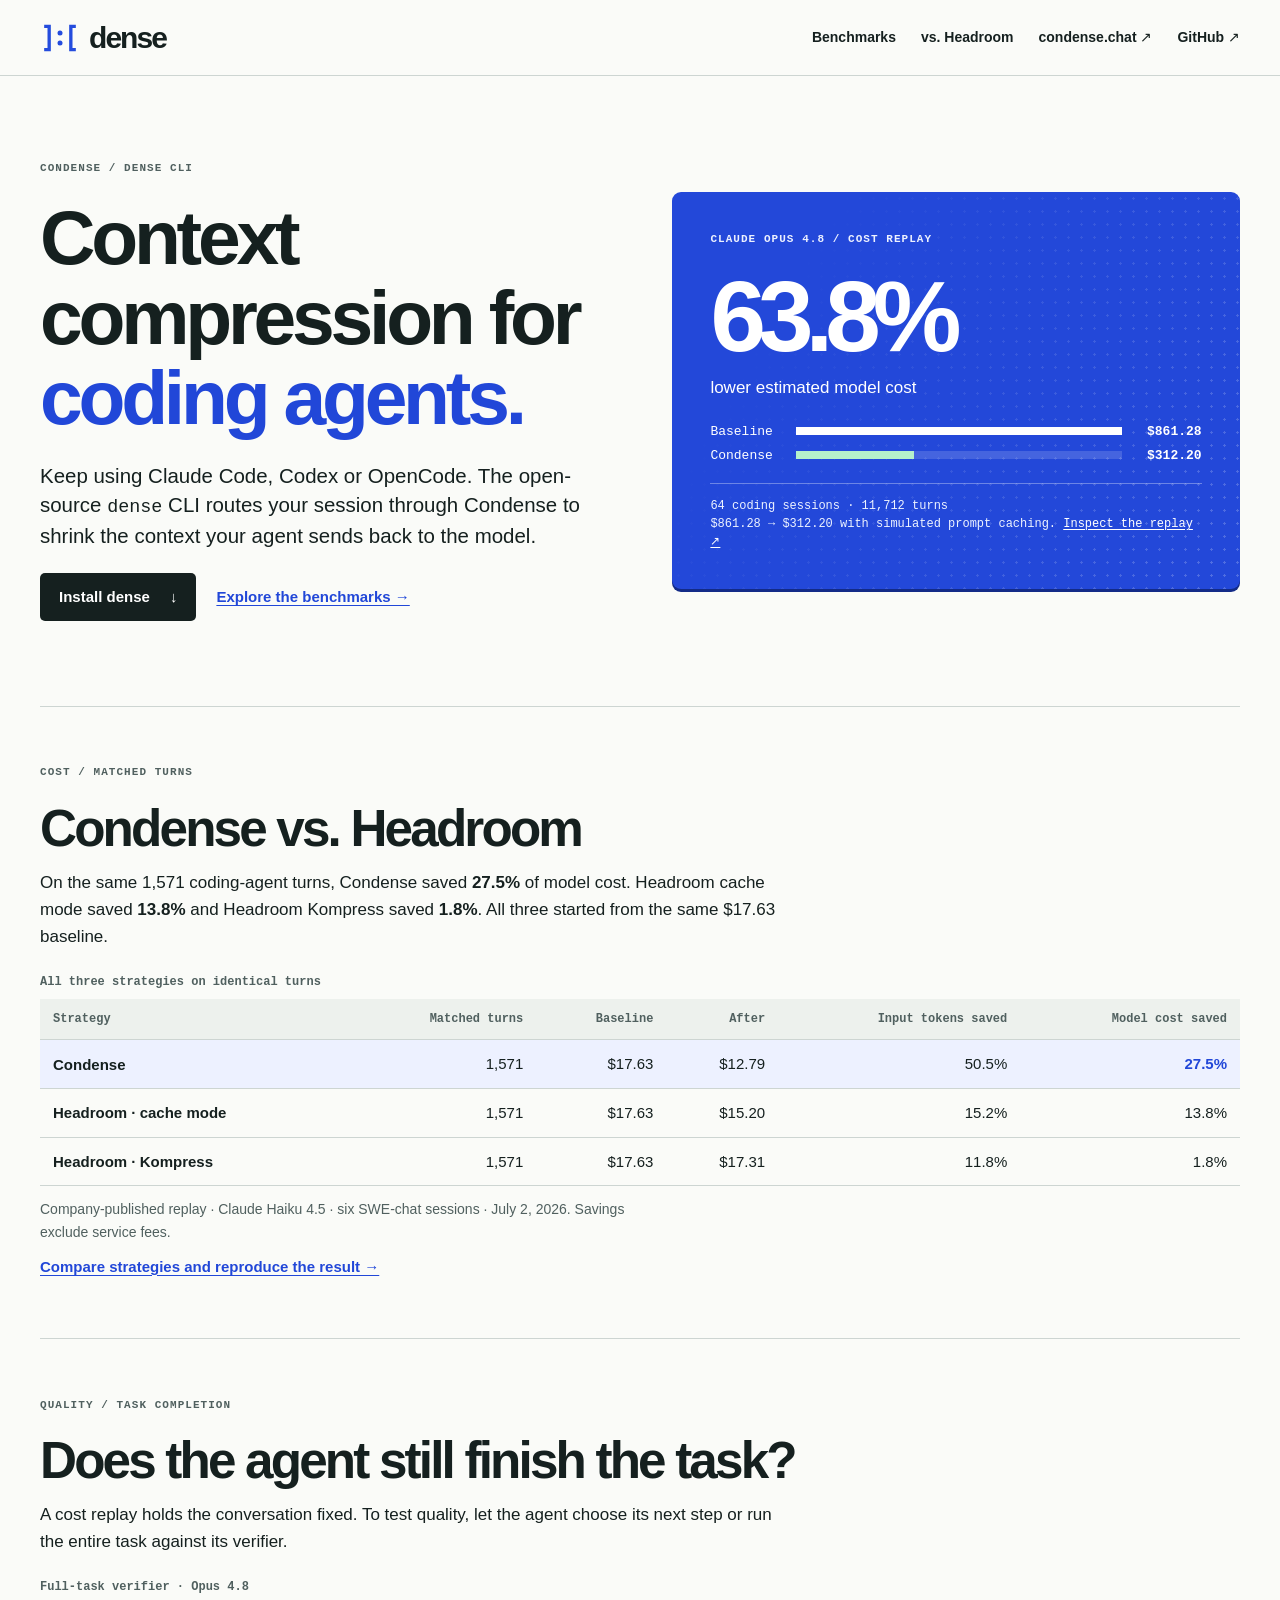
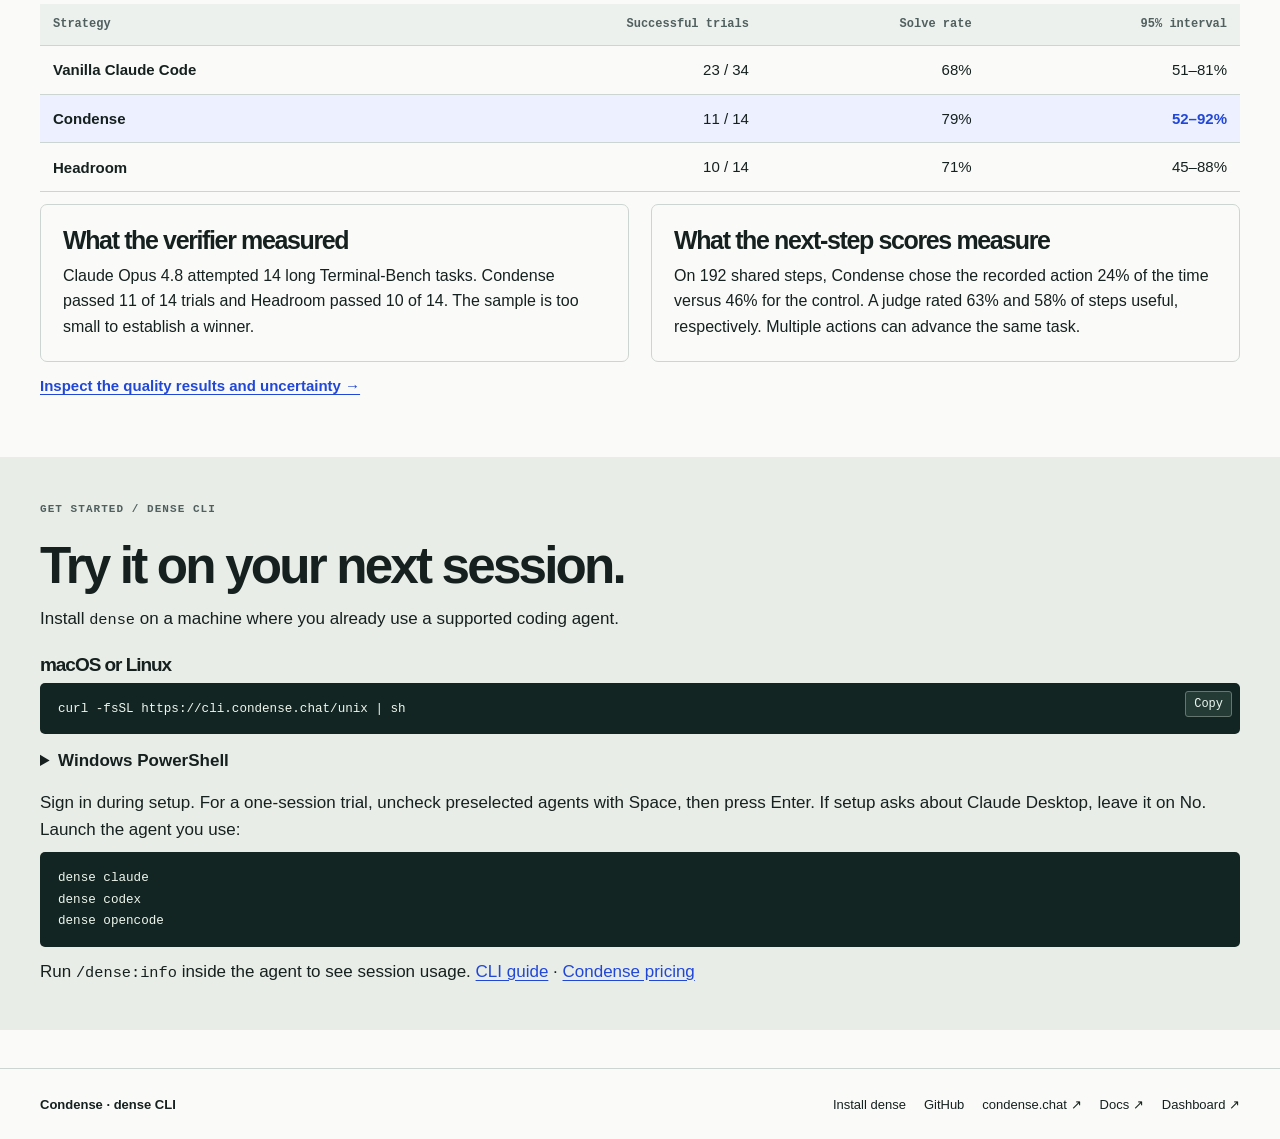
<file: docs/index.html>
<!doctype html><html lang="en"><head>
<meta charset="utf-8"><meta name="viewport" content="width=device-width, initial-scale=1">
<title>Condense dense CLI | Context compression for coding agents</title><meta name="description" content="Install dense for Claude Code, Codex or OpenCode and explore published benchmarks for model cost, input tokens and verified task completion.">
<link rel="canonical" href="https://condense-chat.github.io/dense/"><meta property="og:type" content="website"><meta property="og:site_name" content="Condense">
<meta property="og:title" content="Condense dense CLI | Context compression for coding agents"><meta property="og:description" content="Install dense for Claude Code, Codex or OpenCode and explore published benchmarks for model cost, input tokens and verified task completion."><meta property="og:url" content="https://condense-chat.github.io/dense/"><meta property="og:image" content="https://condense-chat.github.io/dense/assets/social.png"><meta name="twitter:card" content="summary_large_image">
<link rel="icon" href="./assets/mark.svg"><link rel="stylesheet" href="./assets/style.css"><script defer src="./assets/copy.js"></script>
<script type="application/ld+json">{"@context": "https://schema.org", "@graph": [{"@type": "WebPage", "@id": "https://condense-chat.github.io/dense/", "name": "Condense dense CLI | Context compression for coding agents", "description": "Install dense for Claude Code, Codex or OpenCode and explore published benchmarks for model cost, input tokens and verified task completion.", "publisher": {"@type": "Organization", "name": "Condense", "url": "https://condense.chat/"}}, {"@type": "SoftwareSourceCode", "name": "dense", "codeRepository": "https://github.com/condense-chat/dense", "url": "https://condense-chat.github.io/dense/"}]}</script></head><body>
<a class="skip" href="#main">Skip to content</a><header class="top"><div class="wrap nav"><a class="brand" href="./" aria-label="dense home"><img src="./assets/mark.svg" alt="">dense</a><nav class="links" aria-label="Main navigation"><a href="./benchmarks/">Benchmarks</a><a href="./compare/headroom/">vs. Headroom</a><a href="https://condense.chat/">condense.chat ↗</a><a class="github" href="https://github.com/condense-chat/dense">GitHub ↗</a></nav></div></header>
<main id="main"><div class="wrap"><section class="hero">
<div><p class="eyebrow">Condense / dense CLI</p><h1>Context compression for <em>coding agents.</em></h1>
<p class="lede">Keep using Claude Code, Codex or OpenCode. The open-source <code>dense</code> CLI routes your session through Condense to shrink the context your agent sends back to the model.</p>
<div class="actions"><a class="btn" href="#install">Install dense <span aria-hidden="true">↓</span></a><a class="textlink" href="./benchmarks/">Explore the benchmarks →</a></div></div>
<figure class="herofigure"><div class="file">Claude Opus 4.8 / cost replay</div><strong class="large">63.8%</strong><div class="unit">lower estimated model cost</div><div class="bars" aria-hidden="true"><div class="barrow"><span>Baseline</span><span class="track"><i class="bar"></i></span><b>$861.28</b></div><div class="barrow"><span>Condense</span><span class="track"><i class="bar after"></i></span><b>$312.20</b></div></div><figcaption>64 coding sessions · 11,712 turns<br>$861.28 → $312.20 with simulated prompt caching. <a href="./benchmarks/opus-rewrite/">Inspect the replay ↗</a></figcaption></figure>
</section>
<section class="section" id="benchmarks"><p class="eyebrow">Cost / matched turns</p><h2>Condense vs. Headroom</h2>
<p>On the same 1,571 coding-agent turns, Condense saved <strong>27.5%</strong> of model cost. Headroom cache mode saved <strong>13.8%</strong> and Headroom Kompress saved <strong>1.8%</strong>. All three started from the same $17.63 baseline.</p><div class="tablewrap" tabindex="0" role="region" aria-label="All three strategies on identical turns"><table><caption class="data-caption">All three strategies on identical turns</caption><thead><tr><th scope="col">Strategy</th><th scope="col">Matched turns</th><th scope="col">Baseline</th><th scope="col">After</th><th scope="col">Input tokens saved</th><th scope="col">Model cost saved</th></tr></thead><tbody><tr class="focus"><th scope="row">Condense</th><td>1,571</td><td>$17.63</td><td>$12.79</td><td>50.5%</td><td>27.5%</td></tr><tr><th scope="row">Headroom · cache mode</th><td>1,571</td><td>$17.63</td><td>$15.20</td><td>15.2%</td><td>13.8%</td></tr><tr><th scope="row">Headroom · Kompress</th><td>1,571</td><td>$17.63</td><td>$17.31</td><td>11.8%</td><td>1.8%</td></tr></tbody></table></div>
<p class="micro">Company-published replay · Claude Haiku 4.5 · six SWE-chat sessions · July 2, 2026. Savings exclude service fees.</p>
<a class="textlink" href="./compare/headroom/">Compare strategies and reproduce the result →</a></section>
<section class="section" id="quality"><p class="eyebrow">Quality / task completion</p><h2>Does the agent still finish the task?</h2>
<p>A cost replay holds the conversation fixed. To test quality, let the agent choose its next step or run the entire task against its verifier.</p>
<div class="tablewrap" tabindex="0" role="region" aria-label="Full-task verifier · Opus 4.8"><table><caption class="data-caption">Full-task verifier · Opus 4.8</caption><thead><tr><th scope="col">Strategy</th><th scope="col">Successful trials</th><th scope="col">Solve rate</th><th scope="col">95% interval</th></tr></thead><tbody><tr><th scope="row">Vanilla Claude Code</th><td>23 / 34</td><td>68%</td><td>51–81%</td></tr><tr class="focus"><th scope="row">Condense</th><td>11 / 14</td><td>79%</td><td>52–92%</td></tr><tr><th scope="row">Headroom</th><td>10 / 14</td><td>71%</td><td>45–88%</td></tr></tbody></table></div>
<div class="tagrow"><div class="panel"><h3>What the verifier measured</h3><p>Claude Opus 4.8 attempted 14 long Terminal-Bench tasks. Condense passed 11 of 14 trials and Headroom passed 10 of 14. The sample is too small to establish a winner.</p></div><div class="panel"><h3>What the next-step scores measure</h3><p>On 192 shared steps, Condense chose the recorded action 24% of the time versus 46% for the control. A judge rated 63% and 58% of steps useful, respectively. Multiple actions can advance the same task.</p></div></div><a class="textlink" href="./benchmarks/quality/">Inspect the quality results and uncertainty →</a></section></div>
<section id="install" class="install"><div class="wrap"><p class="eyebrow">Get started / dense CLI</p><h2>Try it on your next session.</h2>
<p>Install <code>dense</code> on a machine where you already use a supported coding agent.</p>
<h3>macOS or Linux</h3><div class="cmd"><pre><code>curl -fsSL https://cli.condense.chat/unix | sh</code></pre></div>
<details><summary>Windows PowerShell</summary><div class="cmd"><pre><code>irm https://cli.condense.chat/nt | iex</code></pre></div></details>
<p class="launch">Sign in during setup. For a one-session trial, uncheck preselected agents with Space, then press Enter. If setup asks about Claude Desktop, leave it on No. Launch the agent you use:</p>
<pre><code>dense claude
dense codex
dense opencode</code></pre><p>Run <code>/dense:info</code> inside the agent to see session usage. <a href="https://condense.chat/docs/cli/">CLI guide</a> · <a href="https://condense.chat/pricing/">Condense pricing</a></p></div></section>
</main><footer class="footer"><div class="wrap foot"><strong>Condense · dense CLI</strong><nav aria-label="Footer"><a href="./#install">Install dense</a><a href="https://github.com/condense-chat/dense">GitHub</a><a href="https://condense.chat/">condense.chat ↗</a><a href="https://condense.chat/docs/">Docs ↗</a><a href="https://helm.condense.chat/">Dashboard ↗</a></nav></div></footer></body></html>
</file>
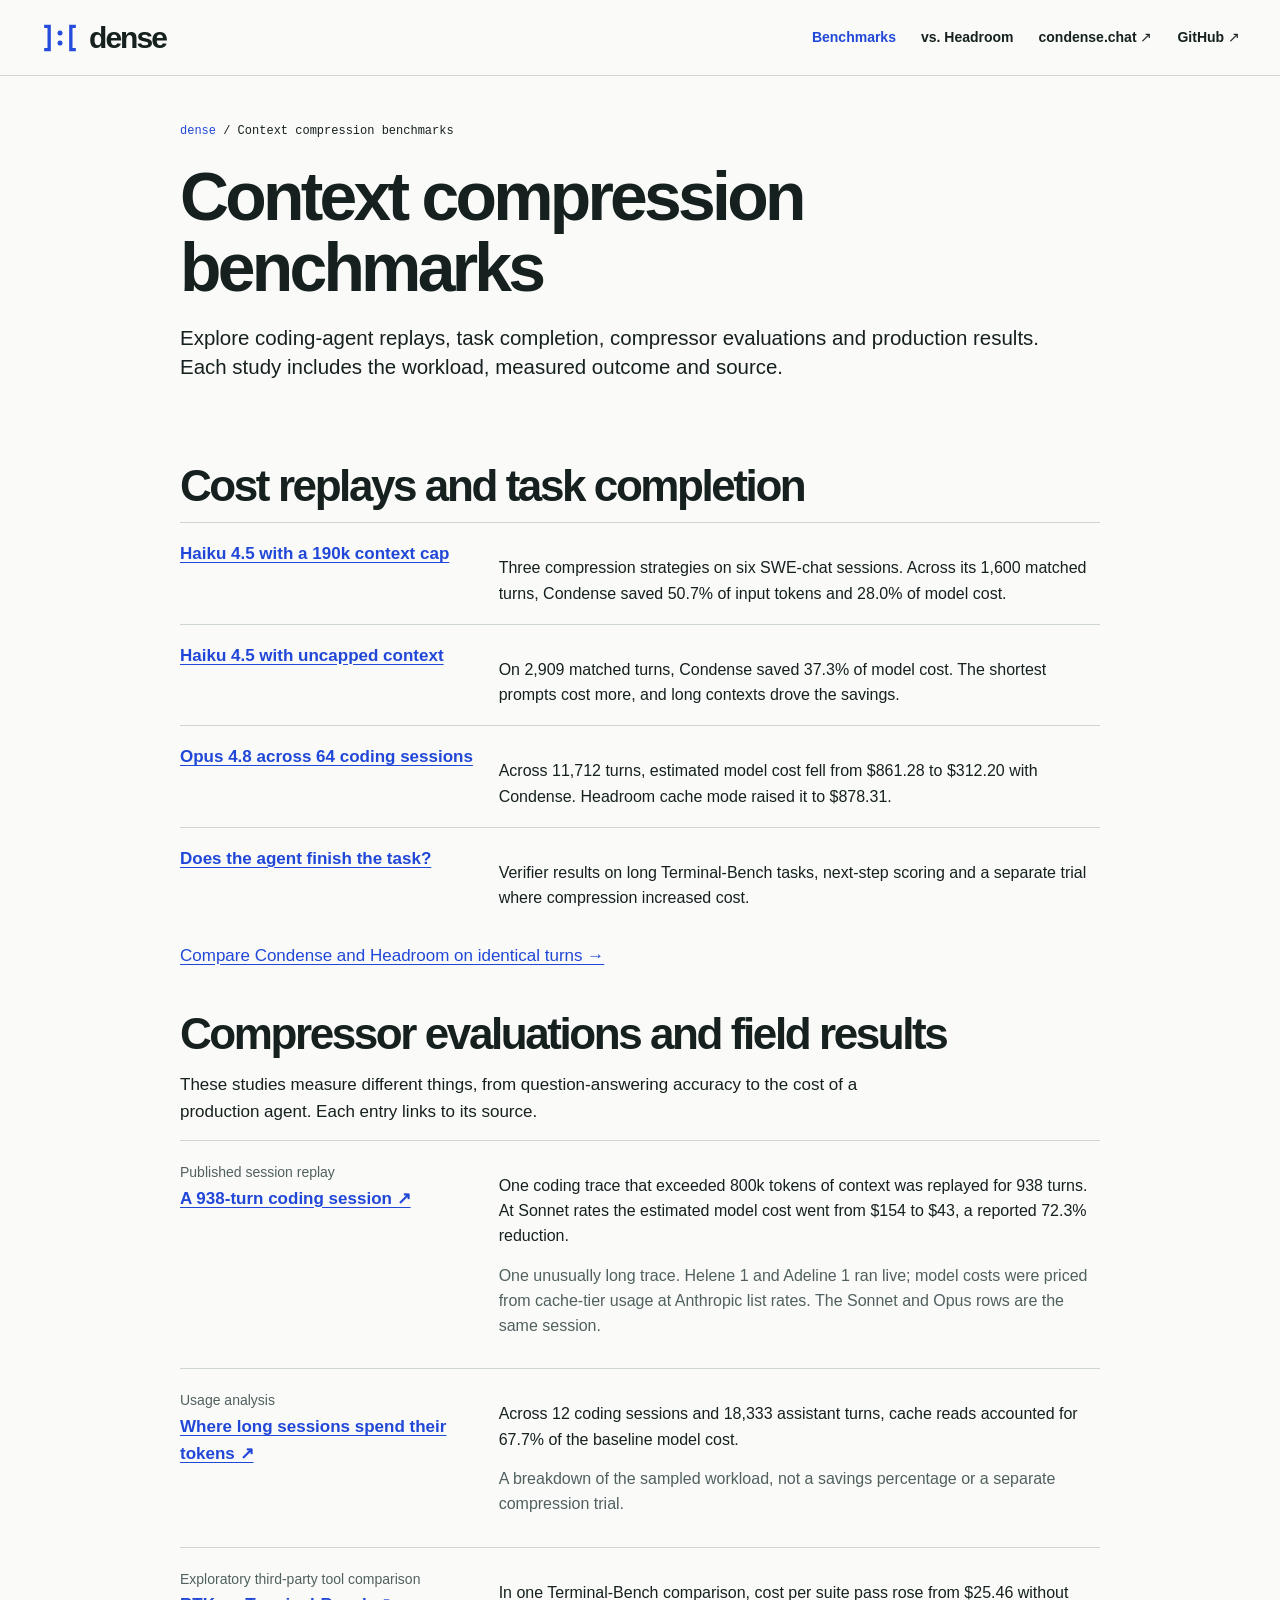
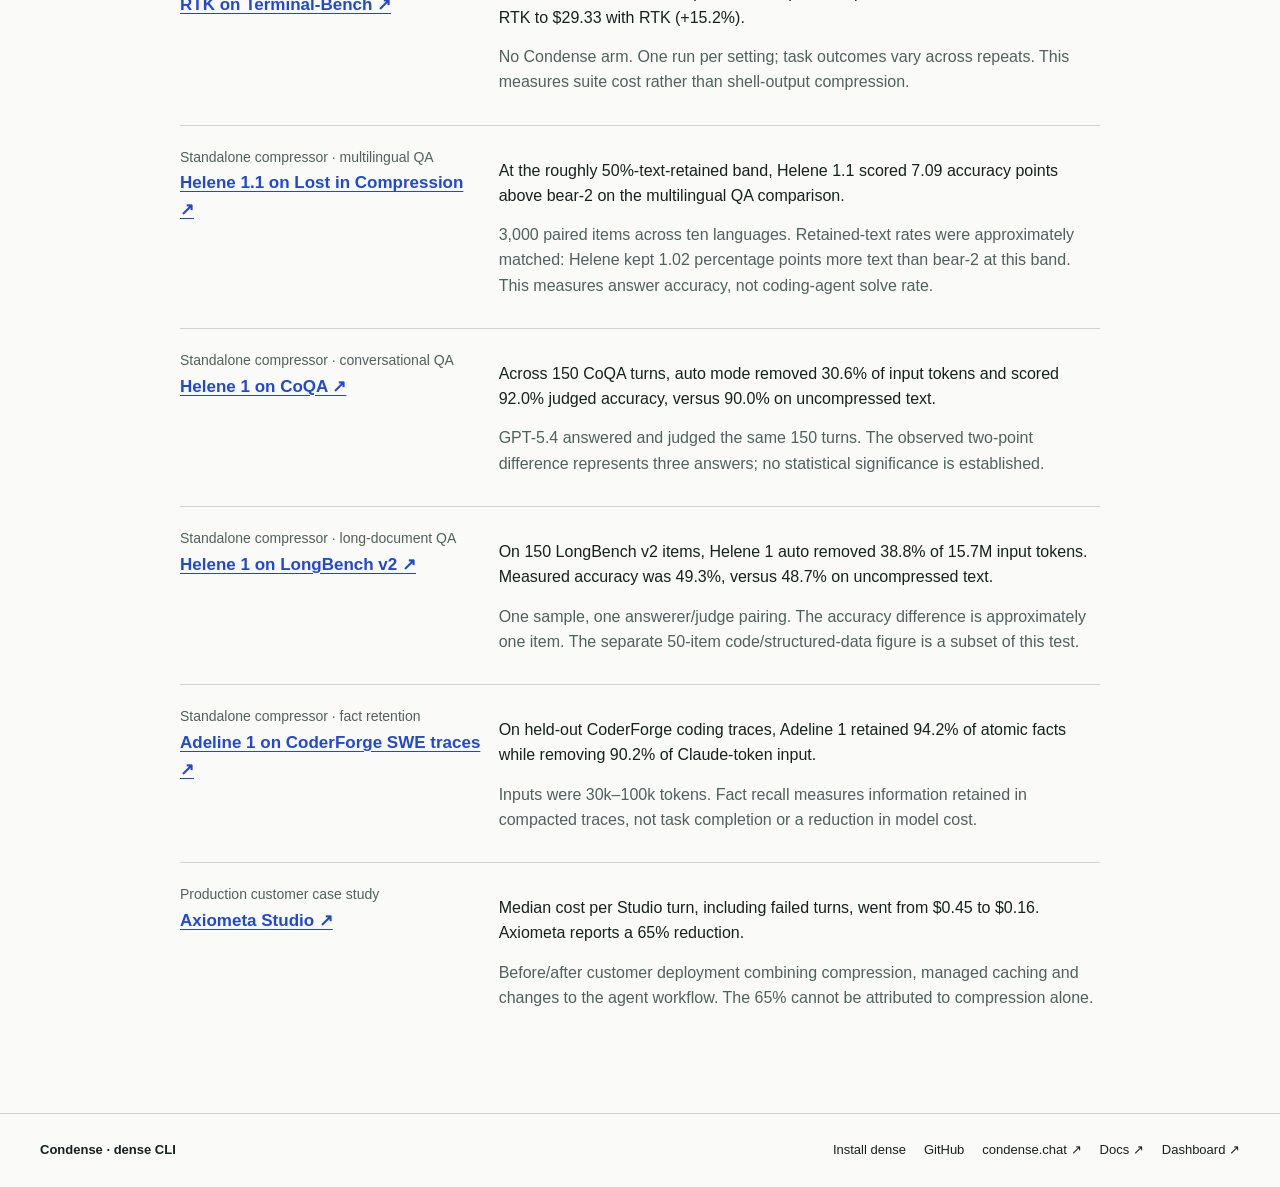
<file: docs/benchmarks/index.html>
<!doctype html><html lang="en"><head>
<meta charset="utf-8"><meta name="viewport" content="width=device-width, initial-scale=1">
<title>LLM context compression benchmarks | Condense</title><meta name="description" content="Explore coding-agent replays, task completion, compressor evaluations and production results. Each study includes the workload, measured outcome and source.">
<link rel="canonical" href="https://condense-chat.github.io/dense/benchmarks/"><meta property="og:type" content="website"><meta property="og:site_name" content="Condense">
<meta property="og:title" content="LLM context compression benchmarks | Condense"><meta property="og:description" content="Explore coding-agent replays, task completion, compressor evaluations and production results. Each study includes the workload, measured outcome and source."><meta property="og:url" content="https://condense-chat.github.io/dense/benchmarks/"><meta property="og:image" content="https://condense-chat.github.io/dense/assets/social.png"><meta name="twitter:card" content="summary_large_image">
<link rel="icon" href="../assets/mark.svg"><link rel="stylesheet" href="../assets/style.css"><script defer src="../assets/copy.js"></script>
<script type="application/ld+json">{"@context": "https://schema.org", "@graph": [{"@type": "WebPage", "@id": "https://condense-chat.github.io/dense/benchmarks/", "name": "LLM context compression benchmarks | Condense", "description": "Explore coding-agent replays, task completion, compressor evaluations and production results. Each study includes the workload, measured outcome and source.", "publisher": {"@type": "Organization", "name": "Condense", "url": "https://condense.chat/"}}, {"@type": "BreadcrumbList", "itemListElement": [{"@type": "ListItem", "position": 1, "name": "dense", "item": "https://condense-chat.github.io/dense/"}, {"@type": "ListItem", "position": 2, "name": "Context compression benchmarks", "item": "https://condense-chat.github.io/dense/benchmarks/"}]}]}</script></head><body>
<a class="skip" href="#main">Skip to content</a><header class="top"><div class="wrap nav"><a class="brand" href="../" aria-label="dense home"><img src="../assets/mark.svg" alt="">dense</a><nav class="links" aria-label="Main navigation"><a href="../benchmarks/" aria-current="page">Benchmarks</a><a href="../compare/headroom/">vs. Headroom</a><a href="https://condense.chat/">condense.chat ↗</a><a class="github" href="https://github.com/condense-chat/dense">GitHub ↗</a></nav></div></header>
<main id="main"><article class="wrap story body-end"><header class="pagehead"><nav class="crumb" aria-label="Breadcrumb"><a href="../">dense</a> / Context compression benchmarks</nav><h1>Context compression benchmarks</h1><p class="lede">Explore coding-agent replays, task completion, compressor evaluations and production results. Each study includes the workload, measured outcome and source.</p></header><h2>Cost replays and task completion</h2><ul class="rows"><li><a href="../benchmarks/haiku-capped/">Haiku 4.5 with a 190k context cap</a><p>Three compression strategies on six SWE-chat sessions. Across its 1,600 matched turns, Condense saved 50.7% of input tokens and 28.0% of model cost.</p></li><li><a href="../benchmarks/haiku-long/">Haiku 4.5 with uncapped context</a><p>On 2,909 matched turns, Condense saved 37.3% of model cost. The shortest prompts cost more, and long contexts drove the savings.</p></li><li><a href="../benchmarks/opus-rewrite/">Opus 4.8 across 64 coding sessions</a><p>Across 11,712 turns, estimated model cost fell from $861.28 to $312.20 with Condense. Headroom cache mode raised it to $878.31.</p></li><li><a href="../benchmarks/quality/">Does the agent finish the task?</a><p>Verifier results on long Terminal-Bench tasks, next-step scoring and a separate trial where compression increased cost.</p></li></ul><p><a href="../compare/headroom/">Compare Condense and Headroom on identical turns →</a></p><h2>Compressor evaluations and field results</h2><p>These studies measure different things, from question-answering accuracy to the cost of a production agent. Each entry links to its source.</p><ul class="rows"><li><div><small>Published session replay</small><br><a href="https://condense.chat/blog/anatomy-of-savings/">A 938-turn coding session ↗</a></div><div><p>One coding trace that exceeded 800k tokens of context was replayed for 938 turns. At Sonnet rates the estimated model cost went from $154 to $43, a reported 72.3% reduction.</p><p class="fine">One unusually long trace. Helene 1 and Adeline 1 ran live; model costs were priced from cache-tier usage at Anthropic list rates. The Sonnet and Opus rows are the same session.</p></div></li><li><div><small>Usage analysis</small><br><a href="https://condense.chat/blog/anatomy-of-savings/">Where long sessions spend their tokens ↗</a></div><div><p>Across 12 coding sessions and 18,333 assistant turns, cache reads accounted for 67.7% of the baseline model cost.</p><p class="fine">A breakdown of the sampled workload, not a savings percentage or a separate compression trial.</p></div></li><li><div><small>Exploratory third-party tool comparison</small><br><a href="https://condense.chat/blog/case-001-rtk/">RTK on Terminal-Bench ↗</a></div><div><p>In one Terminal-Bench comparison, cost per suite pass rose from $25.46 without RTK to $29.33 with RTK (+15.2%).</p><p class="fine">No Condense arm. One run per setting; task outcomes vary across repeats. This measures suite cost rather than shell-output compression.</p></div></li><li><div><small>Standalone compressor · multilingual QA</small><br><a href="https://condense.chat/blog/helene-1-1/">Helene 1.1 on Lost in Compression ↗</a></div><div><p>At the roughly 50%-text-retained band, Helene 1.1 scored 7.09 accuracy points above bear-2 on the multilingual QA comparison.</p><p class="fine">3,000 paired items across ten languages. Retained-text rates were approximately matched: Helene kept 1.02 percentage points more text than bear-2 at this band. This measures answer accuracy, not coding-agent solve rate.</p></div></li><li><div><small>Standalone compressor · conversational QA</small><br><a href="https://condense.chat/blog/helene-1/">Helene 1 on CoQA ↗</a></div><div><p>Across 150 CoQA turns, auto mode removed 30.6% of input tokens and scored 92.0% judged accuracy, versus 90.0% on uncompressed text.</p><p class="fine">GPT-5.4 answered and judged the same 150 turns. The observed two-point difference represents three answers; no statistical significance is established.</p></div></li><li><div><small>Standalone compressor · long-document QA</small><br><a href="https://condense.chat/blog/helene-1/">Helene 1 on LongBench v2 ↗</a></div><div><p>On 150 LongBench v2 items, Helene 1 auto removed 38.8% of 15.7M input tokens. Measured accuracy was 49.3%, versus 48.7% on uncompressed text.</p><p class="fine">One sample, one answerer/judge pairing. The accuracy difference is approximately one item. The separate 50-item code/structured-data figure is a subset of this test.</p></div></li><li><div><small>Standalone compressor · fact retention</small><br><a href="https://condense.chat/blog/2026-05-23-adeline-v1/">Adeline 1 on CoderForge SWE traces ↗</a></div><div><p>On held-out CoderForge coding traces, Adeline 1 retained 94.2% of atomic facts while removing 90.2% of Claude-token input.</p><p class="fine">Inputs were 30k–100k tokens. Fact recall measures information retained in compacted traces, not task completion or a reduction in model cost.</p></div></li><li><div><small>Production customer case study</small><br><a href="https://condense.chat/blog/axiometa/">Axiometa Studio ↗</a></div><div><p>Median cost per Studio turn, including failed turns, went from $0.45 to $0.16. Axiometa reports a 65% reduction.</p><p class="fine">Before/after customer deployment combining compression, managed caching and changes to the agent workflow. The 65% cannot be attributed to compression alone.</p></div></li></ul></article></main><footer class="footer"><div class="wrap foot"><strong>Condense · dense CLI</strong><nav aria-label="Footer"><a href="../#install">Install dense</a><a href="https://github.com/condense-chat/dense">GitHub</a><a href="https://condense.chat/">condense.chat ↗</a><a href="https://condense.chat/docs/">Docs ↗</a><a href="https://helm.condense.chat/">Dashboard ↗</a></nav></div></footer></body></html>
</file>
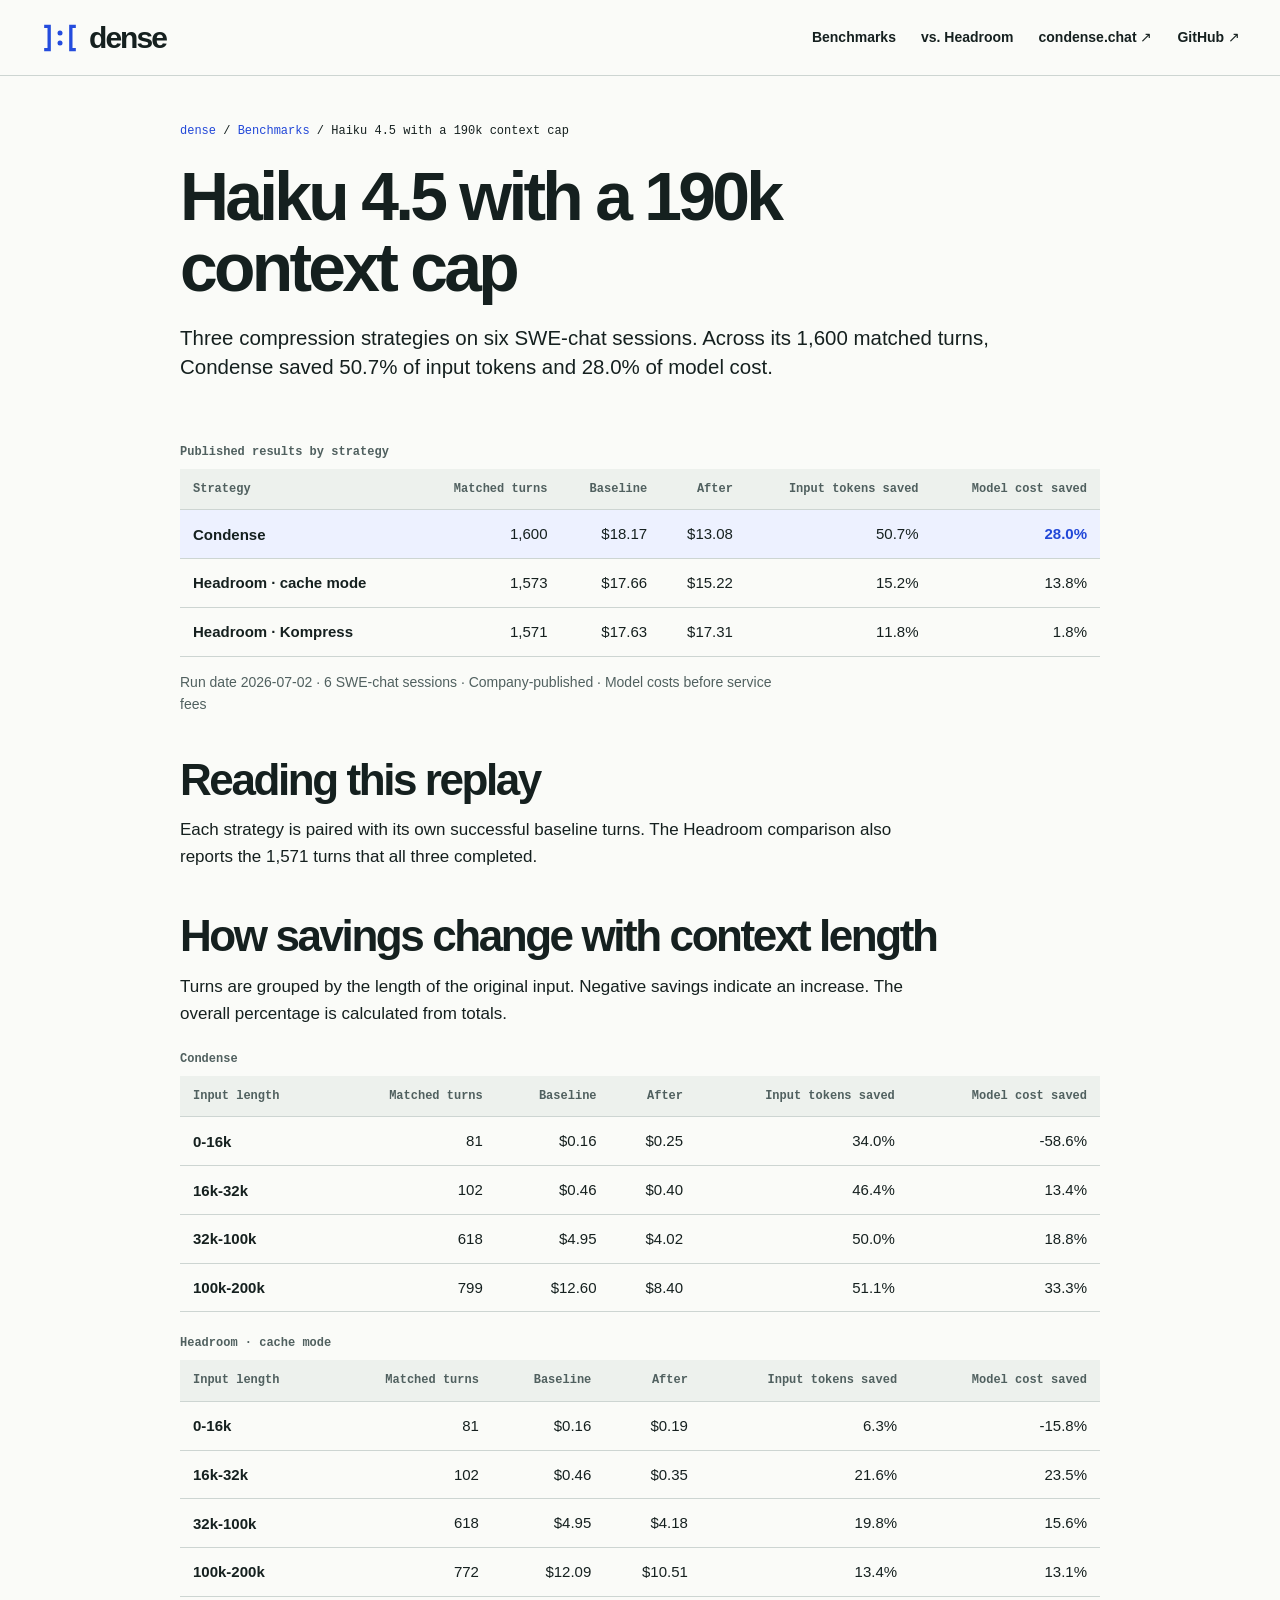
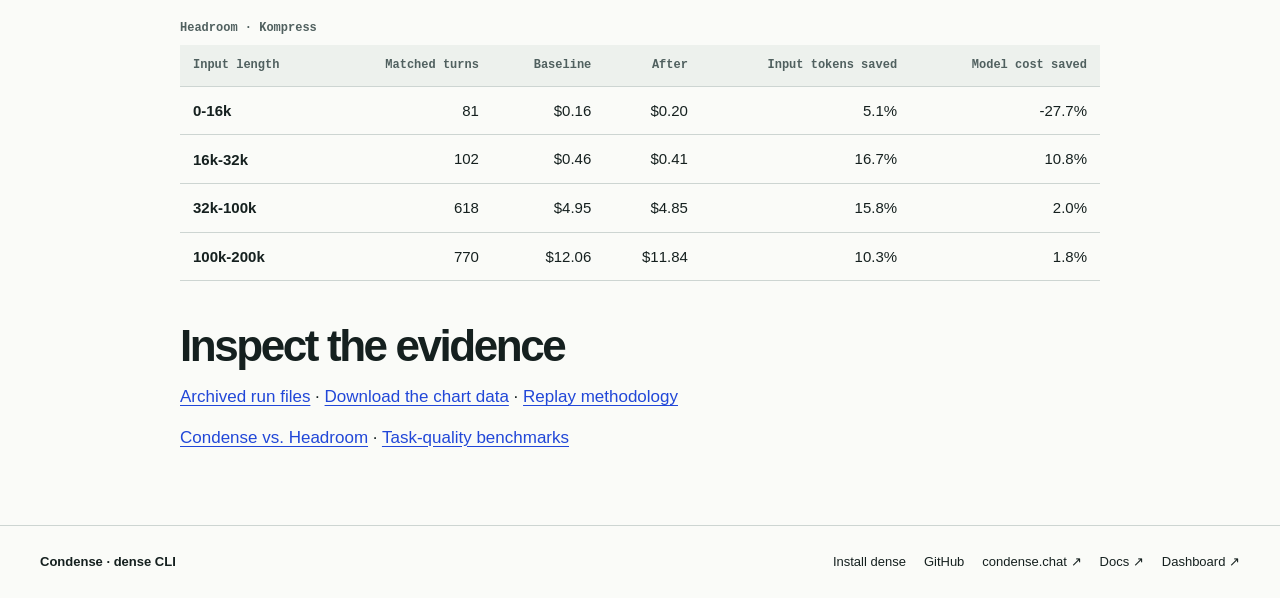
<file: docs/benchmarks/haiku-capped/index.html>
<!doctype html><html lang="en"><head>
<meta charset="utf-8"><meta name="viewport" content="width=device-width, initial-scale=1">
<title>Haiku 4.5 with a 190k context cap | Condense benchmarks</title><meta name="description" content="Three compression strategies on six SWE-chat sessions. Across its 1,600 matched turns, Condense saved 50.7% of input tokens and 28.0% of model cost.">
<link rel="canonical" href="https://condense-chat.github.io/dense/benchmarks/haiku-capped/"><meta property="og:type" content="website"><meta property="og:site_name" content="Condense">
<meta property="og:title" content="Haiku 4.5 with a 190k context cap | Condense benchmarks"><meta property="og:description" content="Three compression strategies on six SWE-chat sessions. Across its 1,600 matched turns, Condense saved 50.7% of input tokens and 28.0% of model cost."><meta property="og:url" content="https://condense-chat.github.io/dense/benchmarks/haiku-capped/"><meta property="og:image" content="https://condense-chat.github.io/dense/assets/social.png"><meta name="twitter:card" content="summary_large_image">
<link rel="icon" href="../../assets/mark.svg"><link rel="stylesheet" href="../../assets/style.css"><script defer src="../../assets/copy.js"></script>
<script type="application/ld+json">{"@context": "https://schema.org", "@graph": [{"@type": "WebPage", "@id": "https://condense-chat.github.io/dense/benchmarks/haiku-capped/", "name": "Haiku 4.5 with a 190k context cap | Condense benchmarks", "description": "Three compression strategies on six SWE-chat sessions. Across its 1,600 matched turns, Condense saved 50.7% of input tokens and 28.0% of model cost.", "publisher": {"@type": "Organization", "name": "Condense", "url": "https://condense.chat/"}}, {"@type": "BreadcrumbList", "itemListElement": [{"@type": "ListItem", "position": 1, "name": "dense", "item": "https://condense-chat.github.io/dense/"}, {"@type": "ListItem", "position": 2, "name": "Benchmarks", "item": "https://condense-chat.github.io/dense/benchmarks/"}, {"@type": "ListItem", "position": 3, "name": "Haiku 4.5 with a 190k context cap", "item": "https://condense-chat.github.io/dense/benchmarks/haiku-capped/"}]}]}</script></head><body>
<a class="skip" href="#main">Skip to content</a><header class="top"><div class="wrap nav"><a class="brand" href="../../" aria-label="dense home"><img src="../../assets/mark.svg" alt="">dense</a><nav class="links" aria-label="Main navigation"><a href="../../benchmarks/">Benchmarks</a><a href="../../compare/headroom/">vs. Headroom</a><a href="https://condense.chat/">condense.chat ↗</a><a class="github" href="https://github.com/condense-chat/dense">GitHub ↗</a></nav></div></header>
<main id="main"><article class="wrap story body-end"><header class="pagehead"><nav class="crumb" aria-label="Breadcrumb"><a href="../../">dense</a> / <a href="../../benchmarks/">Benchmarks</a> / Haiku 4.5 with a 190k context cap</nav><h1>Haiku 4.5 with a 190k context cap</h1><p class="lede">Three compression strategies on six SWE-chat sessions. Across its 1,600 matched turns, Condense saved 50.7% of input tokens and 28.0% of model cost.</p></header><div class="tablewrap" tabindex="0" role="region" aria-label="Published results by strategy"><table><caption class="data-caption">Published results by strategy</caption><thead><tr><th scope="col">Strategy</th><th scope="col">Matched turns</th><th scope="col">Baseline</th><th scope="col">After</th><th scope="col">Input tokens saved</th><th scope="col">Model cost saved</th></tr></thead><tbody><tr class="focus"><th scope="row">Condense</th><td>1,600</td><td>$18.17</td><td>$13.08</td><td>50.7%</td><td>28.0%</td></tr><tr><th scope="row">Headroom · cache mode</th><td>1,573</td><td>$17.66</td><td>$15.22</td><td>15.2%</td><td>13.8%</td></tr><tr><th scope="row">Headroom · Kompress</th><td>1,571</td><td>$17.63</td><td>$17.31</td><td>11.8%</td><td>1.8%</td></tr></tbody></table></div><p class="fine">Run date 2026-07-02 · 6 SWE-chat sessions · Company-published · Model costs before service fees</p><h2>Reading this replay</h2><p>Each strategy is paired with its own successful baseline turns. The Headroom comparison also reports the 1,571 turns that all three completed.</p><h2>How savings change with context length</h2><p>Turns are grouped by the length of the original input. Negative savings indicate an increase. The overall percentage is calculated from totals.</p><div class="tablewrap" tabindex="0" role="region" aria-label="Condense"><table><caption class="data-caption">Condense</caption><thead><tr><th scope="col">Input length</th><th scope="col">Matched turns</th><th scope="col">Baseline</th><th scope="col">After</th><th scope="col">Input tokens saved</th><th scope="col">Model cost saved</th></tr></thead><tbody><tr><th scope="row">0-16k</th><td>81</td><td>$0.16</td><td>$0.25</td><td>34.0%</td><td>-58.6%</td></tr><tr><th scope="row">16k-32k</th><td>102</td><td>$0.46</td><td>$0.40</td><td>46.4%</td><td>13.4%</td></tr><tr><th scope="row">32k-100k</th><td>618</td><td>$4.95</td><td>$4.02</td><td>50.0%</td><td>18.8%</td></tr><tr><th scope="row">100k-200k</th><td>799</td><td>$12.60</td><td>$8.40</td><td>51.1%</td><td>33.3%</td></tr></tbody></table></div><div class="tablewrap" tabindex="0" role="region" aria-label="Headroom · cache mode"><table><caption class="data-caption">Headroom · cache mode</caption><thead><tr><th scope="col">Input length</th><th scope="col">Matched turns</th><th scope="col">Baseline</th><th scope="col">After</th><th scope="col">Input tokens saved</th><th scope="col">Model cost saved</th></tr></thead><tbody><tr><th scope="row">0-16k</th><td>81</td><td>$0.16</td><td>$0.19</td><td>6.3%</td><td>-15.8%</td></tr><tr><th scope="row">16k-32k</th><td>102</td><td>$0.46</td><td>$0.35</td><td>21.6%</td><td>23.5%</td></tr><tr><th scope="row">32k-100k</th><td>618</td><td>$4.95</td><td>$4.18</td><td>19.8%</td><td>15.6%</td></tr><tr><th scope="row">100k-200k</th><td>772</td><td>$12.09</td><td>$10.51</td><td>13.4%</td><td>13.1%</td></tr></tbody></table></div><div class="tablewrap" tabindex="0" role="region" aria-label="Headroom · Kompress"><table><caption class="data-caption">Headroom · Kompress</caption><thead><tr><th scope="col">Input length</th><th scope="col">Matched turns</th><th scope="col">Baseline</th><th scope="col">After</th><th scope="col">Input tokens saved</th><th scope="col">Model cost saved</th></tr></thead><tbody><tr><th scope="row">0-16k</th><td>81</td><td>$0.16</td><td>$0.20</td><td>5.1%</td><td>-27.7%</td></tr><tr><th scope="row">16k-32k</th><td>102</td><td>$0.46</td><td>$0.41</td><td>16.7%</td><td>10.8%</td></tr><tr><th scope="row">32k-100k</th><td>618</td><td>$4.95</td><td>$4.85</td><td>15.8%</td><td>2.0%</td></tr><tr><th scope="row">100k-200k</th><td>770</td><td>$12.06</td><td>$11.84</td><td>10.3%</td><td>1.8%</td></tr></tbody></table></div><h2>Inspect the evidence</h2><p><a href="https://github.com/condense-chat/minmax-bench/tree/5d6ff271d8b4ec7fa061b205815fca507377c835/runs/run-202f98bd-a2f1-4390-8307-658b451b7727">Archived run files</a> · <a href="../../data/haiku-capped.json">Download the chart data</a> · <a href="https://github.com/condense-chat/minmax-bench/blob/main/docs/cost.md">Replay methodology</a></p><p><a href="../../compare/headroom/">Condense vs. Headroom</a> · <a href="../../benchmarks/quality/">Task-quality benchmarks</a></p></article></main><footer class="footer"><div class="wrap foot"><strong>Condense · dense CLI</strong><nav aria-label="Footer"><a href="../../#install">Install dense</a><a href="https://github.com/condense-chat/dense">GitHub</a><a href="https://condense.chat/">condense.chat ↗</a><a href="https://condense.chat/docs/">Docs ↗</a><a href="https://helm.condense.chat/">Dashboard ↗</a></nav></div></footer></body></html>
</file>
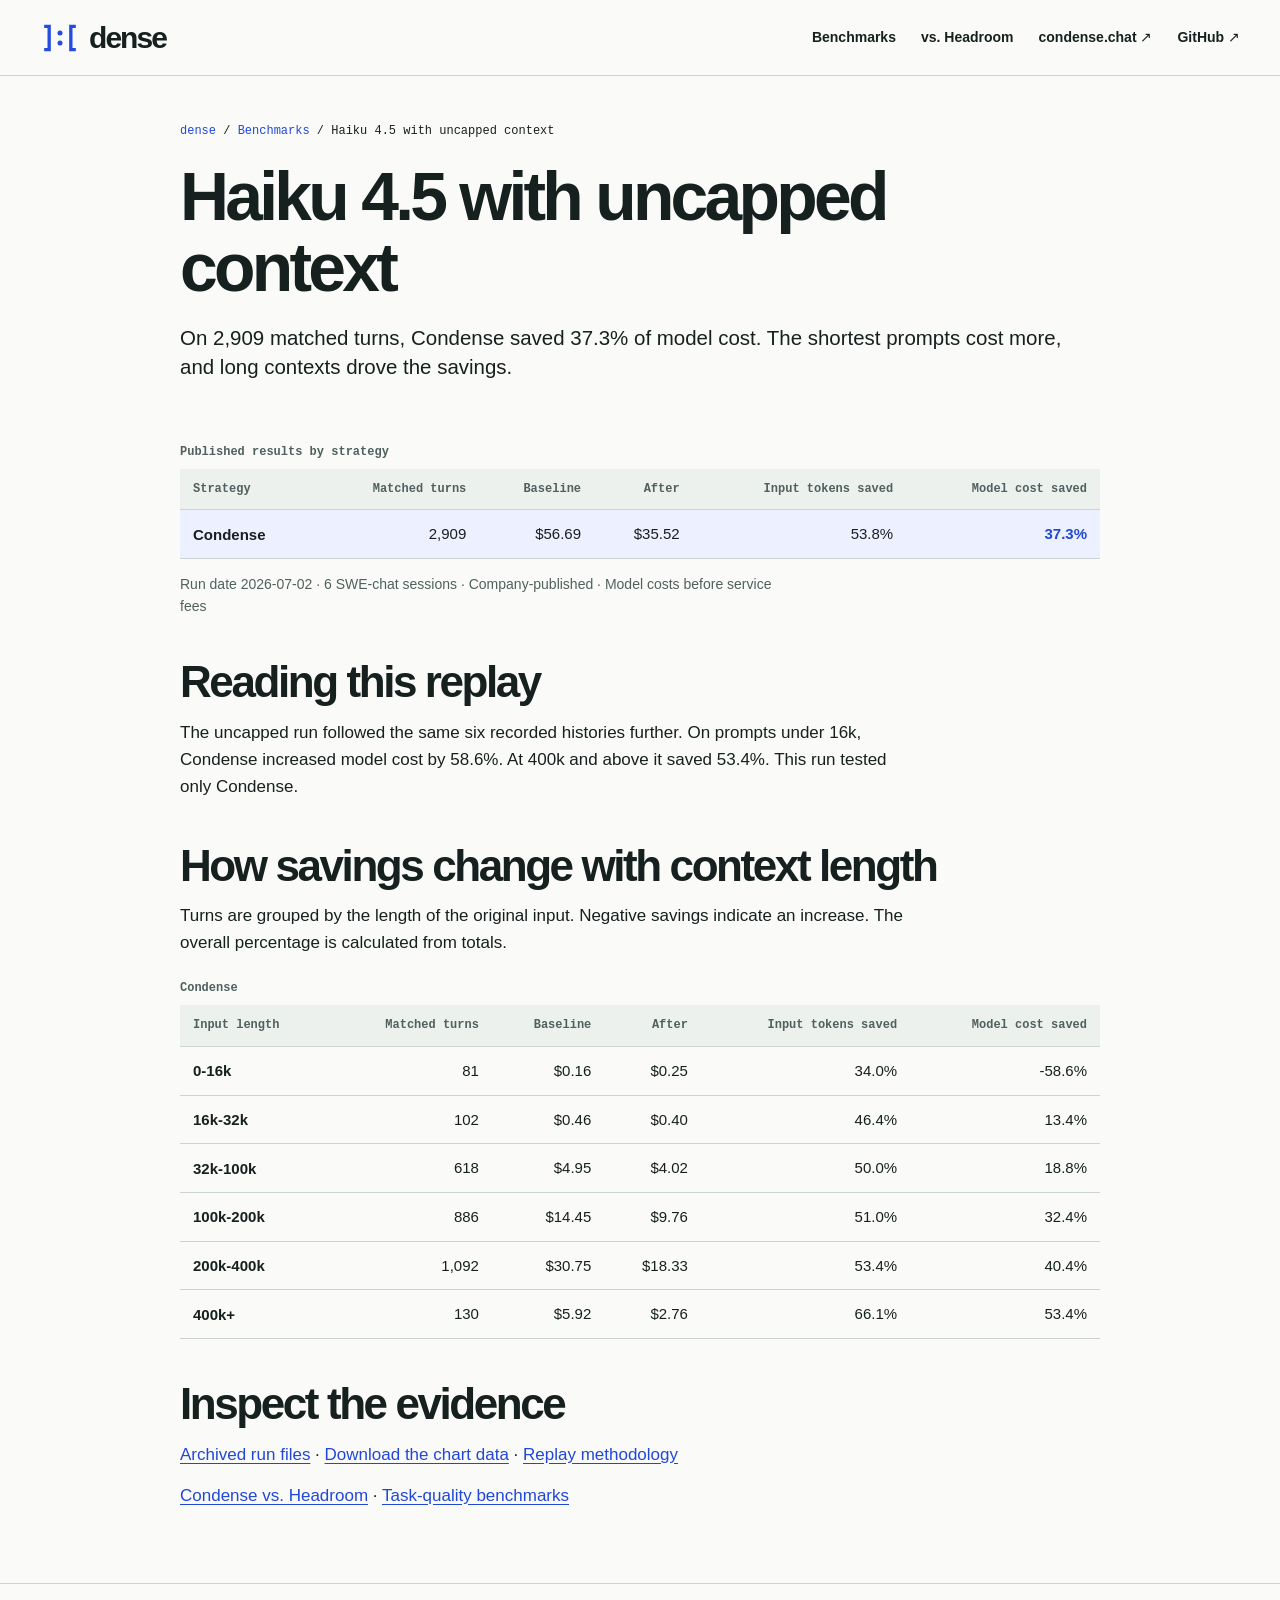
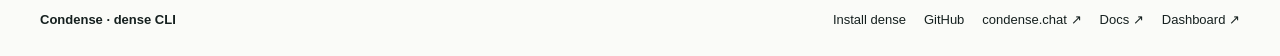
<file: docs/benchmarks/haiku-long/index.html>
<!doctype html><html lang="en"><head>
<meta charset="utf-8"><meta name="viewport" content="width=device-width, initial-scale=1">
<title>Haiku 4.5 with uncapped context | Condense benchmarks</title><meta name="description" content="On 2,909 matched turns, Condense saved 37.3% of model cost. The shortest prompts cost more, and long contexts drove the savings.">
<link rel="canonical" href="https://condense-chat.github.io/dense/benchmarks/haiku-long/"><meta property="og:type" content="website"><meta property="og:site_name" content="Condense">
<meta property="og:title" content="Haiku 4.5 with uncapped context | Condense benchmarks"><meta property="og:description" content="On 2,909 matched turns, Condense saved 37.3% of model cost. The shortest prompts cost more, and long contexts drove the savings."><meta property="og:url" content="https://condense-chat.github.io/dense/benchmarks/haiku-long/"><meta property="og:image" content="https://condense-chat.github.io/dense/assets/social.png"><meta name="twitter:card" content="summary_large_image">
<link rel="icon" href="../../assets/mark.svg"><link rel="stylesheet" href="../../assets/style.css"><script defer src="../../assets/copy.js"></script>
<script type="application/ld+json">{"@context": "https://schema.org", "@graph": [{"@type": "WebPage", "@id": "https://condense-chat.github.io/dense/benchmarks/haiku-long/", "name": "Haiku 4.5 with uncapped context | Condense benchmarks", "description": "On 2,909 matched turns, Condense saved 37.3% of model cost. The shortest prompts cost more, and long contexts drove the savings.", "publisher": {"@type": "Organization", "name": "Condense", "url": "https://condense.chat/"}}, {"@type": "BreadcrumbList", "itemListElement": [{"@type": "ListItem", "position": 1, "name": "dense", "item": "https://condense-chat.github.io/dense/"}, {"@type": "ListItem", "position": 2, "name": "Benchmarks", "item": "https://condense-chat.github.io/dense/benchmarks/"}, {"@type": "ListItem", "position": 3, "name": "Haiku 4.5 with uncapped context", "item": "https://condense-chat.github.io/dense/benchmarks/haiku-long/"}]}]}</script></head><body>
<a class="skip" href="#main">Skip to content</a><header class="top"><div class="wrap nav"><a class="brand" href="../../" aria-label="dense home"><img src="../../assets/mark.svg" alt="">dense</a><nav class="links" aria-label="Main navigation"><a href="../../benchmarks/">Benchmarks</a><a href="../../compare/headroom/">vs. Headroom</a><a href="https://condense.chat/">condense.chat ↗</a><a class="github" href="https://github.com/condense-chat/dense">GitHub ↗</a></nav></div></header>
<main id="main"><article class="wrap story body-end"><header class="pagehead"><nav class="crumb" aria-label="Breadcrumb"><a href="../../">dense</a> / <a href="../../benchmarks/">Benchmarks</a> / Haiku 4.5 with uncapped context</nav><h1>Haiku 4.5 with uncapped context</h1><p class="lede">On 2,909 matched turns, Condense saved 37.3% of model cost. The shortest prompts cost more, and long contexts drove the savings.</p></header><div class="tablewrap" tabindex="0" role="region" aria-label="Published results by strategy"><table><caption class="data-caption">Published results by strategy</caption><thead><tr><th scope="col">Strategy</th><th scope="col">Matched turns</th><th scope="col">Baseline</th><th scope="col">After</th><th scope="col">Input tokens saved</th><th scope="col">Model cost saved</th></tr></thead><tbody><tr class="focus"><th scope="row">Condense</th><td>2,909</td><td>$56.69</td><td>$35.52</td><td>53.8%</td><td>37.3%</td></tr></tbody></table></div><p class="fine">Run date 2026-07-02 · 6 SWE-chat sessions · Company-published · Model costs before service fees</p><h2>Reading this replay</h2><p>The uncapped run followed the same six recorded histories further. On prompts under 16k, Condense increased model cost by 58.6%. At 400k and above it saved 53.4%. This run tested only Condense.</p><h2>How savings change with context length</h2><p>Turns are grouped by the length of the original input. Negative savings indicate an increase. The overall percentage is calculated from totals.</p><div class="tablewrap" tabindex="0" role="region" aria-label="Condense"><table><caption class="data-caption">Condense</caption><thead><tr><th scope="col">Input length</th><th scope="col">Matched turns</th><th scope="col">Baseline</th><th scope="col">After</th><th scope="col">Input tokens saved</th><th scope="col">Model cost saved</th></tr></thead><tbody><tr><th scope="row">0-16k</th><td>81</td><td>$0.16</td><td>$0.25</td><td>34.0%</td><td>-58.6%</td></tr><tr><th scope="row">16k-32k</th><td>102</td><td>$0.46</td><td>$0.40</td><td>46.4%</td><td>13.4%</td></tr><tr><th scope="row">32k-100k</th><td>618</td><td>$4.95</td><td>$4.02</td><td>50.0%</td><td>18.8%</td></tr><tr><th scope="row">100k-200k</th><td>886</td><td>$14.45</td><td>$9.76</td><td>51.0%</td><td>32.4%</td></tr><tr><th scope="row">200k-400k</th><td>1,092</td><td>$30.75</td><td>$18.33</td><td>53.4%</td><td>40.4%</td></tr><tr><th scope="row">400k+</th><td>130</td><td>$5.92</td><td>$2.76</td><td>66.1%</td><td>53.4%</td></tr></tbody></table></div><h2>Inspect the evidence</h2><p><a href="https://github.com/condense-chat/minmax-bench/tree/5d6ff271d8b4ec7fa061b205815fca507377c835/runs/run-cba32b86-99ba-4ed7-bf7c-e385edf2ec99">Archived run files</a> · <a href="../../data/haiku-long.json">Download the chart data</a> · <a href="https://github.com/condense-chat/minmax-bench/blob/main/docs/cost.md">Replay methodology</a></p><p><a href="../../compare/headroom/">Condense vs. Headroom</a> · <a href="../../benchmarks/quality/">Task-quality benchmarks</a></p></article></main><footer class="footer"><div class="wrap foot"><strong>Condense · dense CLI</strong><nav aria-label="Footer"><a href="../../#install">Install dense</a><a href="https://github.com/condense-chat/dense">GitHub</a><a href="https://condense.chat/">condense.chat ↗</a><a href="https://condense.chat/docs/">Docs ↗</a><a href="https://helm.condense.chat/">Dashboard ↗</a></nav></div></footer></body></html>
</file>
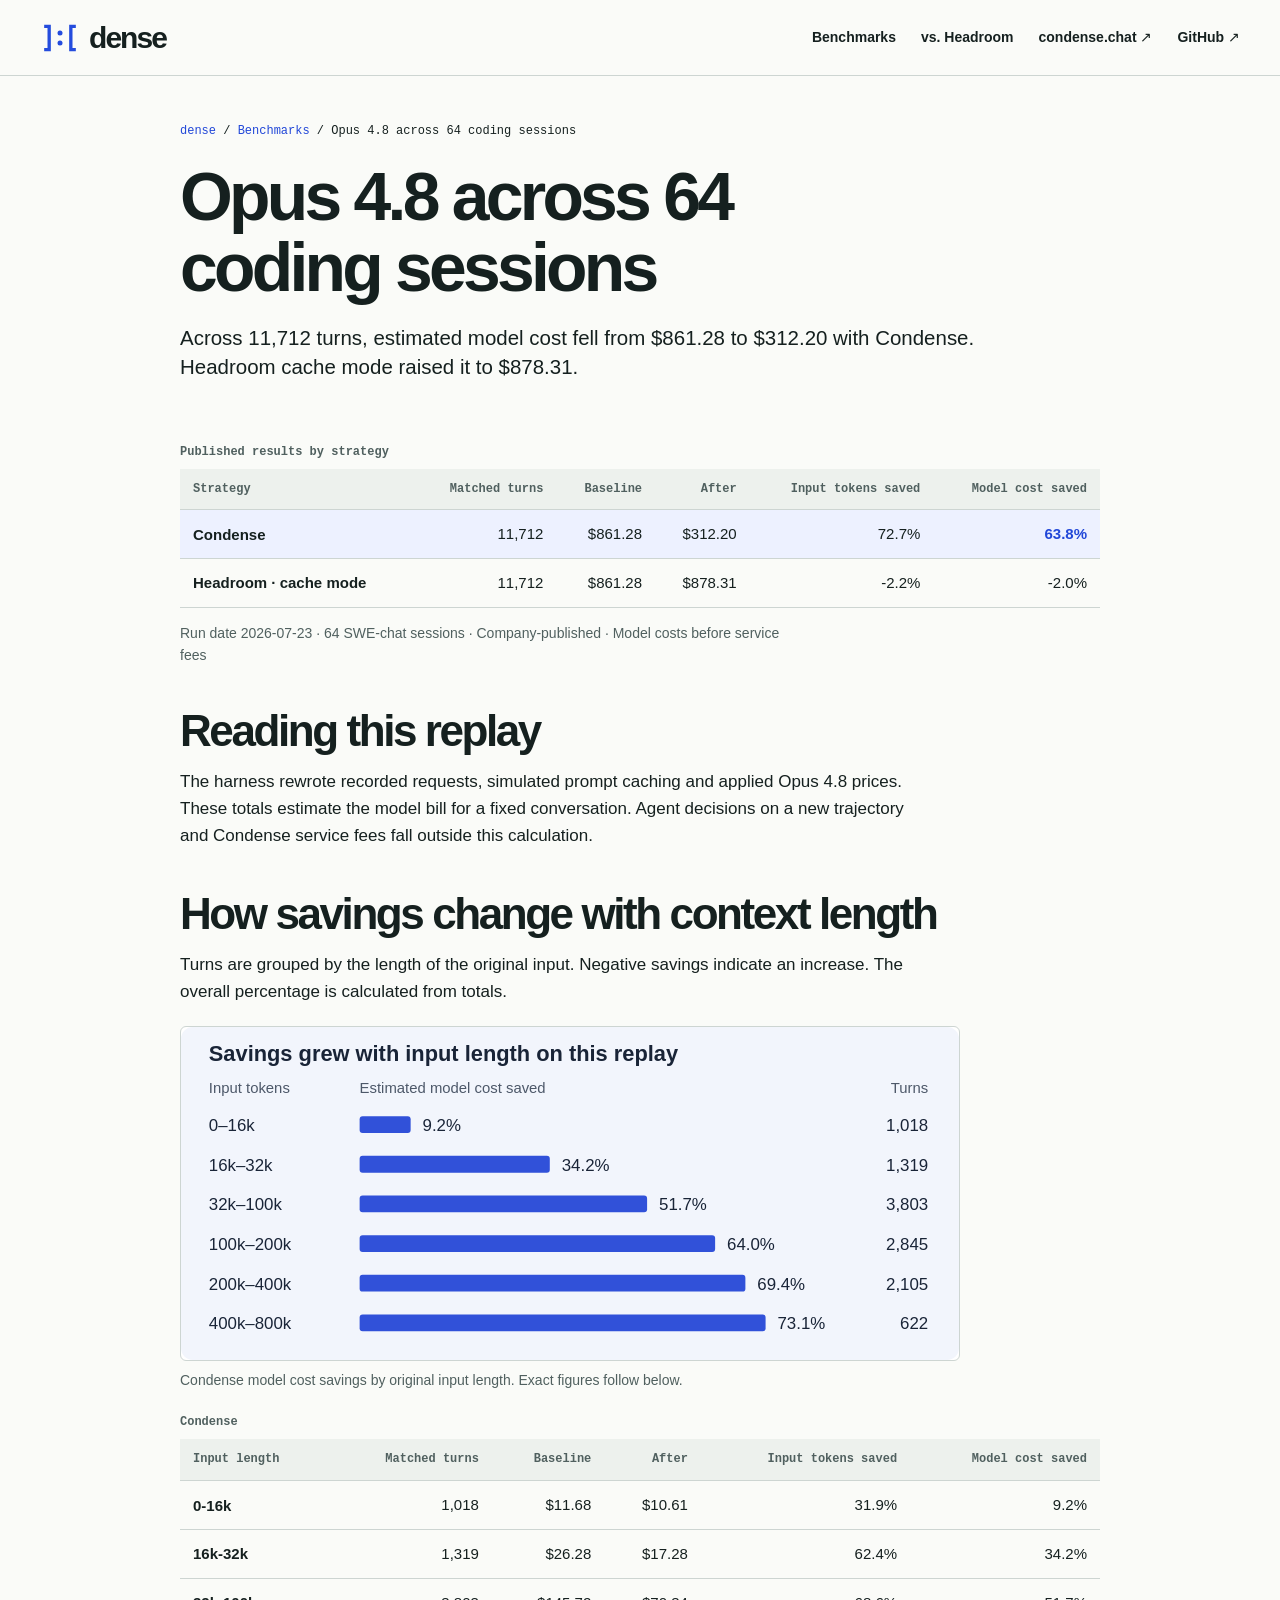
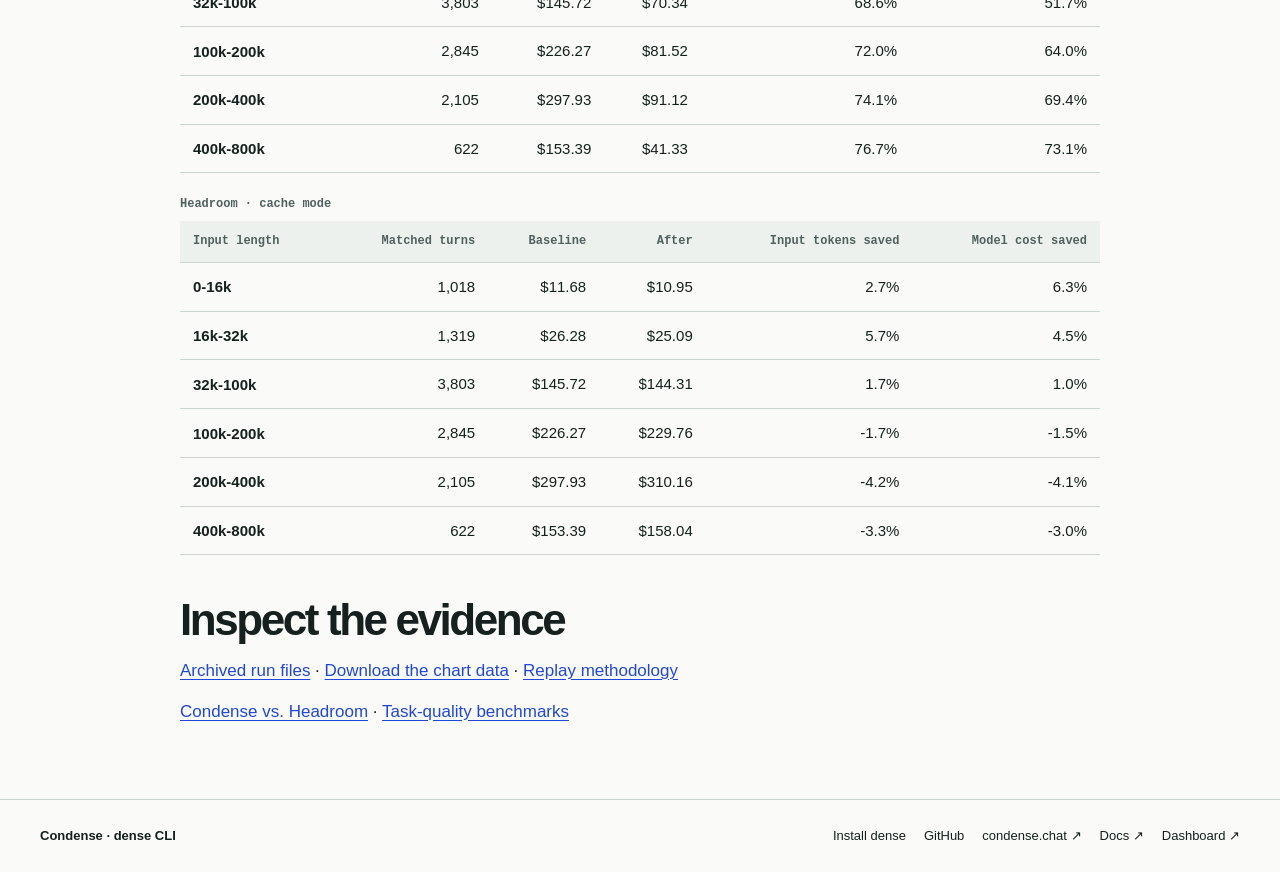
<file: docs/benchmarks/opus-rewrite/index.html>
<!doctype html><html lang="en"><head>
<meta charset="utf-8"><meta name="viewport" content="width=device-width, initial-scale=1">
<title>Opus 4.8 across 64 coding sessions | Condense benchmarks</title><meta name="description" content="Across 11,712 turns, estimated model cost fell from $861.28 to $312.20 with Condense. Headroom cache mode raised it to $878.31.">
<link rel="canonical" href="https://condense-chat.github.io/dense/benchmarks/opus-rewrite/"><meta property="og:type" content="website"><meta property="og:site_name" content="Condense">
<meta property="og:title" content="Opus 4.8 across 64 coding sessions | Condense benchmarks"><meta property="og:description" content="Across 11,712 turns, estimated model cost fell from $861.28 to $312.20 with Condense. Headroom cache mode raised it to $878.31."><meta property="og:url" content="https://condense-chat.github.io/dense/benchmarks/opus-rewrite/"><meta property="og:image" content="https://condense-chat.github.io/dense/assets/social.png"><meta name="twitter:card" content="summary_large_image">
<link rel="icon" href="../../assets/mark.svg"><link rel="stylesheet" href="../../assets/style.css"><script defer src="../../assets/copy.js"></script>
<script type="application/ld+json">{"@context": "https://schema.org", "@graph": [{"@type": "WebPage", "@id": "https://condense-chat.github.io/dense/benchmarks/opus-rewrite/", "name": "Opus 4.8 across 64 coding sessions | Condense benchmarks", "description": "Across 11,712 turns, estimated model cost fell from $861.28 to $312.20 with Condense. Headroom cache mode raised it to $878.31.", "publisher": {"@type": "Organization", "name": "Condense", "url": "https://condense.chat/"}}, {"@type": "BreadcrumbList", "itemListElement": [{"@type": "ListItem", "position": 1, "name": "dense", "item": "https://condense-chat.github.io/dense/"}, {"@type": "ListItem", "position": 2, "name": "Benchmarks", "item": "https://condense-chat.github.io/dense/benchmarks/"}, {"@type": "ListItem", "position": 3, "name": "Opus 4.8 across 64 coding sessions", "item": "https://condense-chat.github.io/dense/benchmarks/opus-rewrite/"}]}]}</script></head><body>
<a class="skip" href="#main">Skip to content</a><header class="top"><div class="wrap nav"><a class="brand" href="../../" aria-label="dense home"><img src="../../assets/mark.svg" alt="">dense</a><nav class="links" aria-label="Main navigation"><a href="../../benchmarks/">Benchmarks</a><a href="../../compare/headroom/">vs. Headroom</a><a href="https://condense.chat/">condense.chat ↗</a><a class="github" href="https://github.com/condense-chat/dense">GitHub ↗</a></nav></div></header>
<main id="main"><article class="wrap story body-end"><header class="pagehead"><nav class="crumb" aria-label="Breadcrumb"><a href="../../">dense</a> / <a href="../../benchmarks/">Benchmarks</a> / Opus 4.8 across 64 coding sessions</nav><h1>Opus 4.8 across 64 coding sessions</h1><p class="lede">Across 11,712 turns, estimated model cost fell from $861.28 to $312.20 with Condense. Headroom cache mode raised it to $878.31.</p></header><div class="tablewrap" tabindex="0" role="region" aria-label="Published results by strategy"><table><caption class="data-caption">Published results by strategy</caption><thead><tr><th scope="col">Strategy</th><th scope="col">Matched turns</th><th scope="col">Baseline</th><th scope="col">After</th><th scope="col">Input tokens saved</th><th scope="col">Model cost saved</th></tr></thead><tbody><tr class="focus"><th scope="row">Condense</th><td>11,712</td><td>$861.28</td><td>$312.20</td><td>72.7%</td><td>63.8%</td></tr><tr><th scope="row">Headroom · cache mode</th><td>11,712</td><td>$861.28</td><td>$878.31</td><td>-2.2%</td><td>-2.0%</td></tr></tbody></table></div><p class="fine">Run date 2026-07-23 · 64 SWE-chat sessions · Company-published · Model costs before service fees</p><h2>Reading this replay</h2><p>The harness rewrote recorded requests, simulated prompt caching and applied Opus 4.8 prices. These totals estimate the model bill for a fixed conversation. Agent decisions on a new trajectory and Condense service fees fall outside this calculation.</p><h2>How savings change with context length</h2><p>Turns are grouped by the length of the original input. Negative savings indicate an increase. The overall percentage is calculated from totals.</p><figure class="plot"><img src="../../assets/cost-by-context.svg" alt="Condense model cost savings by original input length. Exact figures follow below."><figcaption>Condense model cost savings by original input length. Exact figures follow below.</figcaption></figure><div class="tablewrap" tabindex="0" role="region" aria-label="Condense"><table><caption class="data-caption">Condense</caption><thead><tr><th scope="col">Input length</th><th scope="col">Matched turns</th><th scope="col">Baseline</th><th scope="col">After</th><th scope="col">Input tokens saved</th><th scope="col">Model cost saved</th></tr></thead><tbody><tr><th scope="row">0-16k</th><td>1,018</td><td>$11.68</td><td>$10.61</td><td>31.9%</td><td>9.2%</td></tr><tr><th scope="row">16k-32k</th><td>1,319</td><td>$26.28</td><td>$17.28</td><td>62.4%</td><td>34.2%</td></tr><tr><th scope="row">32k-100k</th><td>3,803</td><td>$145.72</td><td>$70.34</td><td>68.6%</td><td>51.7%</td></tr><tr><th scope="row">100k-200k</th><td>2,845</td><td>$226.27</td><td>$81.52</td><td>72.0%</td><td>64.0%</td></tr><tr><th scope="row">200k-400k</th><td>2,105</td><td>$297.93</td><td>$91.12</td><td>74.1%</td><td>69.4%</td></tr><tr><th scope="row">400k-800k</th><td>622</td><td>$153.39</td><td>$41.33</td><td>76.7%</td><td>73.1%</td></tr></tbody></table></div><div class="tablewrap" tabindex="0" role="region" aria-label="Headroom · cache mode"><table><caption class="data-caption">Headroom · cache mode</caption><thead><tr><th scope="col">Input length</th><th scope="col">Matched turns</th><th scope="col">Baseline</th><th scope="col">After</th><th scope="col">Input tokens saved</th><th scope="col">Model cost saved</th></tr></thead><tbody><tr><th scope="row">0-16k</th><td>1,018</td><td>$11.68</td><td>$10.95</td><td>2.7%</td><td>6.3%</td></tr><tr><th scope="row">16k-32k</th><td>1,319</td><td>$26.28</td><td>$25.09</td><td>5.7%</td><td>4.5%</td></tr><tr><th scope="row">32k-100k</th><td>3,803</td><td>$145.72</td><td>$144.31</td><td>1.7%</td><td>1.0%</td></tr><tr><th scope="row">100k-200k</th><td>2,845</td><td>$226.27</td><td>$229.76</td><td>-1.7%</td><td>-1.5%</td></tr><tr><th scope="row">200k-400k</th><td>2,105</td><td>$297.93</td><td>$310.16</td><td>-4.2%</td><td>-4.1%</td></tr><tr><th scope="row">400k-800k</th><td>622</td><td>$153.39</td><td>$158.04</td><td>-3.3%</td><td>-3.0%</td></tr></tbody></table></div><h2>Inspect the evidence</h2><p><a href="https://github.com/condense-chat/minmax-bench/tree/5d6ff271d8b4ec7fa061b205815fca507377c835/runs/run-5c61ab52-8eea-4fee-97a4-5c64ee5344af">Archived run files</a> · <a href="../../data/opus-rewrite.json">Download the chart data</a> · <a href="https://github.com/condense-chat/minmax-bench/blob/main/docs/cost.md">Replay methodology</a></p><p><a href="../../compare/headroom/">Condense vs. Headroom</a> · <a href="../../benchmarks/quality/">Task-quality benchmarks</a></p></article></main><footer class="footer"><div class="wrap foot"><strong>Condense · dense CLI</strong><nav aria-label="Footer"><a href="../../#install">Install dense</a><a href="https://github.com/condense-chat/dense">GitHub</a><a href="https://condense.chat/">condense.chat ↗</a><a href="https://condense.chat/docs/">Docs ↗</a><a href="https://helm.condense.chat/">Dashboard ↗</a></nav></div></footer></body></html>
</file>
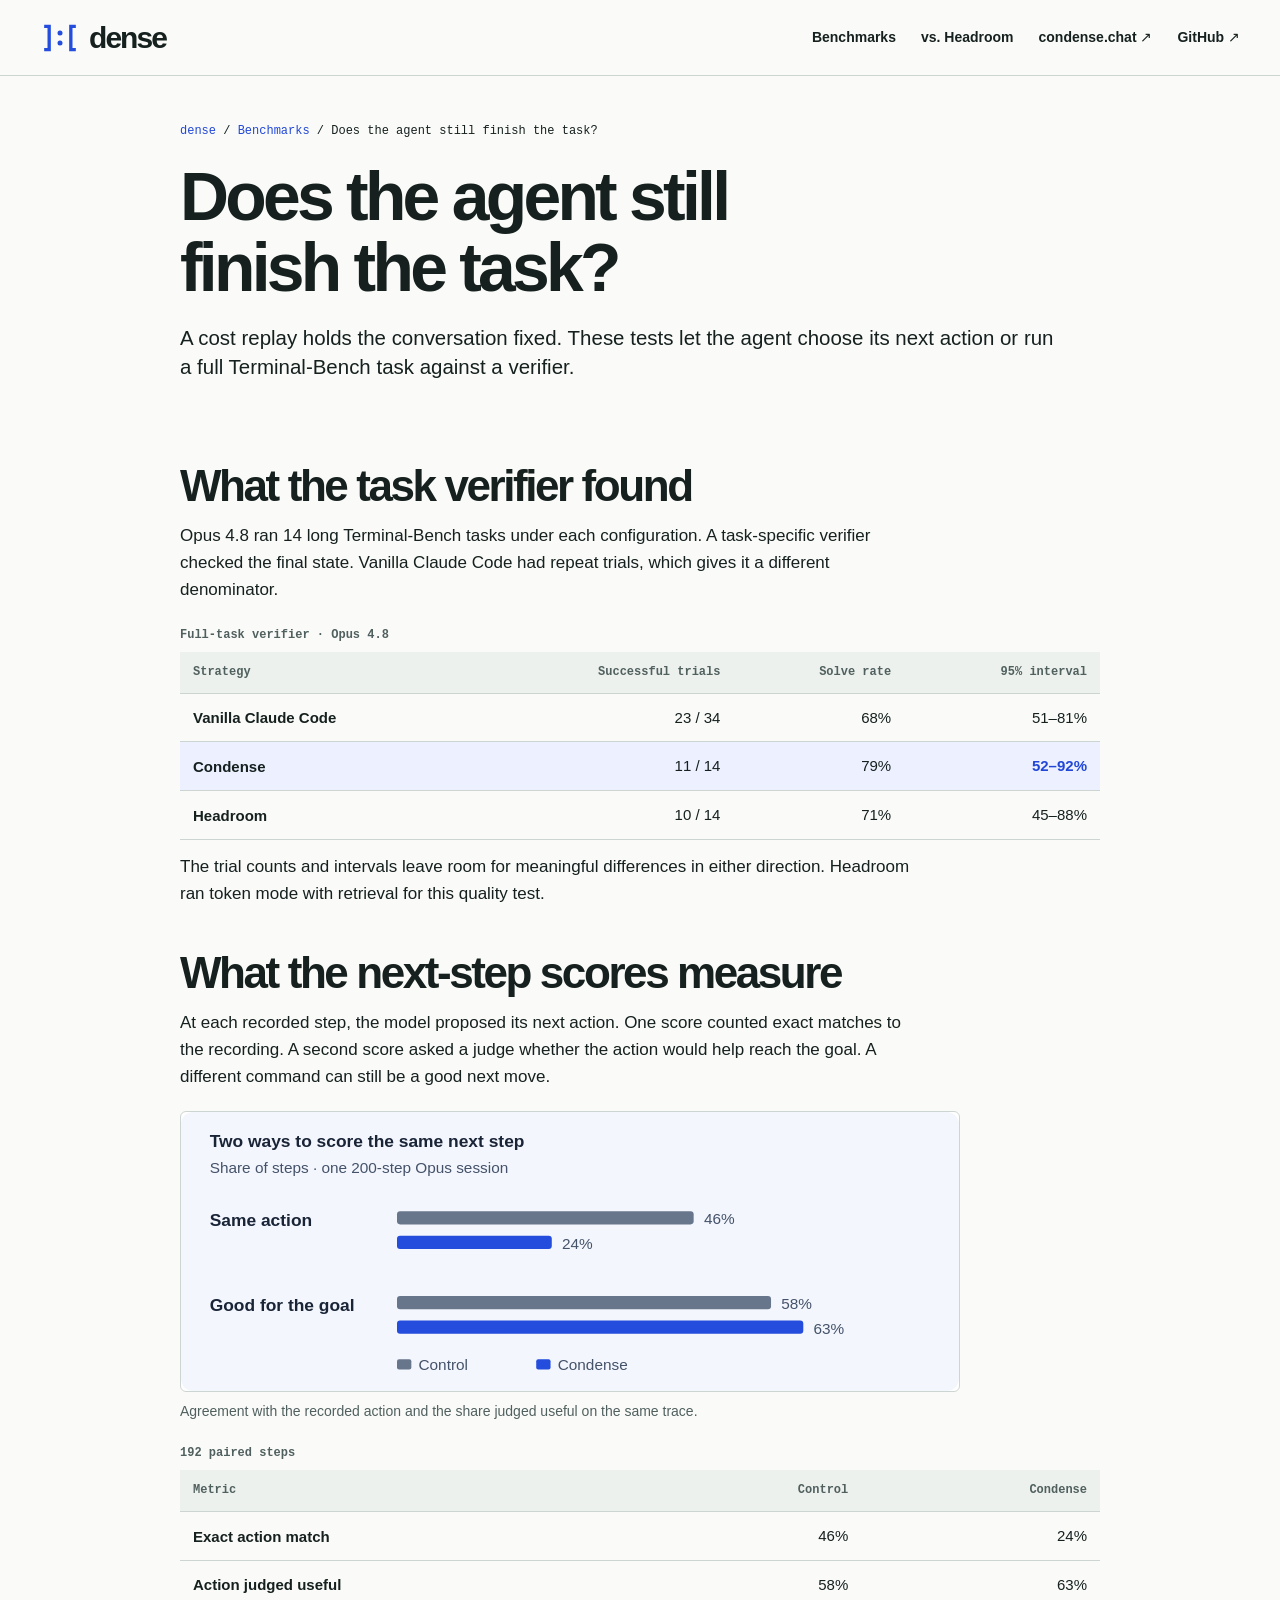
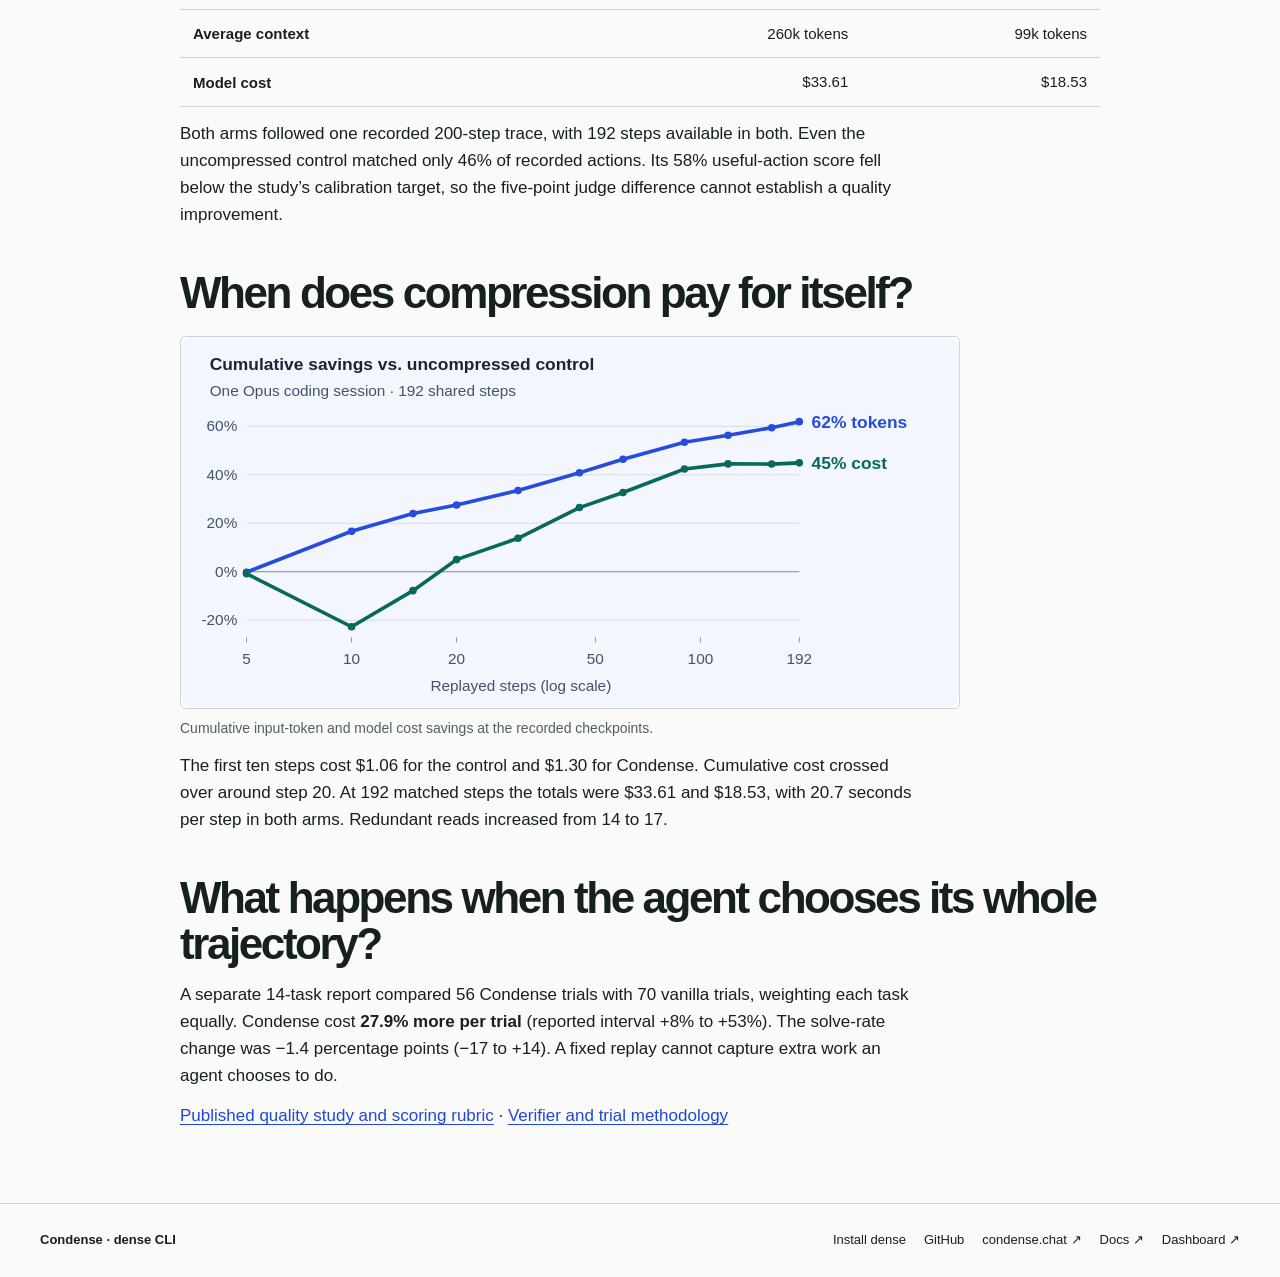
<file: docs/benchmarks/quality/index.html>
<!doctype html><html lang="en"><head>
<meta charset="utf-8"><meta name="viewport" content="width=device-width, initial-scale=1">
<title>Coding-agent task completion under context compression | Condense</title><meta name="description" content="A cost replay holds the conversation fixed. These tests let the agent choose its next action or run a full Terminal-Bench task against a verifier.">
<link rel="canonical" href="https://condense-chat.github.io/dense/benchmarks/quality/"><meta property="og:type" content="website"><meta property="og:site_name" content="Condense">
<meta property="og:title" content="Coding-agent task completion under context compression | Condense"><meta property="og:description" content="A cost replay holds the conversation fixed. These tests let the agent choose its next action or run a full Terminal-Bench task against a verifier."><meta property="og:url" content="https://condense-chat.github.io/dense/benchmarks/quality/"><meta property="og:image" content="https://condense-chat.github.io/dense/assets/social.png"><meta name="twitter:card" content="summary_large_image">
<link rel="icon" href="../../assets/mark.svg"><link rel="stylesheet" href="../../assets/style.css"><script defer src="../../assets/copy.js"></script>
<script type="application/ld+json">{"@context": "https://schema.org", "@graph": [{"@type": "WebPage", "@id": "https://condense-chat.github.io/dense/benchmarks/quality/", "name": "Coding-agent task completion under context compression | Condense", "description": "A cost replay holds the conversation fixed. These tests let the agent choose its next action or run a full Terminal-Bench task against a verifier.", "publisher": {"@type": "Organization", "name": "Condense", "url": "https://condense.chat/"}}, {"@type": "BreadcrumbList", "itemListElement": [{"@type": "ListItem", "position": 1, "name": "dense", "item": "https://condense-chat.github.io/dense/"}, {"@type": "ListItem", "position": 2, "name": "Benchmarks", "item": "https://condense-chat.github.io/dense/benchmarks/"}, {"@type": "ListItem", "position": 3, "name": "Does the agent still finish the task?", "item": "https://condense-chat.github.io/dense/benchmarks/quality/"}]}]}</script></head><body>
<a class="skip" href="#main">Skip to content</a><header class="top"><div class="wrap nav"><a class="brand" href="../../" aria-label="dense home"><img src="../../assets/mark.svg" alt="">dense</a><nav class="links" aria-label="Main navigation"><a href="../../benchmarks/">Benchmarks</a><a href="../../compare/headroom/">vs. Headroom</a><a href="https://condense.chat/">condense.chat ↗</a><a class="github" href="https://github.com/condense-chat/dense">GitHub ↗</a></nav></div></header>
<main id="main"><article class="wrap story body-end"><header class="pagehead"><nav class="crumb" aria-label="Breadcrumb"><a href="../../">dense</a> / <a href="../../benchmarks/">Benchmarks</a> / Does the agent still finish the task?</nav><h1>Does the agent still finish the task?</h1><p class="lede">A cost replay holds the conversation fixed. These tests let the agent choose its next action or run a full Terminal-Bench task against a verifier.</p></header>
<h2>What the task verifier found</h2><p>Opus 4.8 ran 14 long Terminal-Bench tasks under each configuration. A task-specific verifier checked the final state. Vanilla Claude Code had repeat trials, which gives it a different denominator.</p><div class="tablewrap" tabindex="0" role="region" aria-label="Full-task verifier · Opus 4.8"><table><caption class="data-caption">Full-task verifier · Opus 4.8</caption><thead><tr><th scope="col">Strategy</th><th scope="col">Successful trials</th><th scope="col">Solve rate</th><th scope="col">95% interval</th></tr></thead><tbody><tr><th scope="row">Vanilla Claude Code</th><td>23 / 34</td><td>68%</td><td>51–81%</td></tr><tr class="focus"><th scope="row">Condense</th><td>11 / 14</td><td>79%</td><td>52–92%</td></tr><tr><th scope="row">Headroom</th><td>10 / 14</td><td>71%</td><td>45–88%</td></tr></tbody></table></div><p>The trial counts and intervals leave room for meaningful differences in either direction. Headroom ran token mode with retrieval for this quality test.</p>
<h2>What the next-step scores measure</h2><p>At each recorded step, the model proposed its next action. One score counted exact matches to the recording. A second score asked a judge whether the action would help reach the goal. A different command can still be a good next move.</p>
<figure class="plot"><img src="../../assets/action-vs-goal.svg" alt="Agreement with the recorded action and the share judged useful on the same trace."><figcaption>Agreement with the recorded action and the share judged useful on the same trace.</figcaption></figure>
<div class="tablewrap" tabindex="0" role="region" aria-label="192 paired steps"><table><caption class="data-caption">192 paired steps</caption><thead><tr><th scope="col">Metric</th><th scope="col">Control</th><th scope="col">Condense</th></tr></thead><tbody><tr><th scope="row">Exact action match</th><td>46%</td><td>24%</td></tr><tr><th scope="row">Action judged useful</th><td>58%</td><td>63%</td></tr><tr><th scope="row">Average context</th><td>260k tokens</td><td>99k tokens</td></tr><tr><th scope="row">Model cost</th><td>$33.61</td><td>$18.53</td></tr></tbody></table></div>
<p>Both arms followed one recorded 200-step trace, with 192 steps available in both. Even the uncompressed control matched only 46% of recorded actions. Its 58% useful-action score fell below the study’s calibration target, so the five-point judge difference cannot establish a quality improvement.</p>
<h2>When does compression pay for itself?</h2><figure class="plot"><img src="../../assets/replay-by-step.svg" alt="Cumulative input-token and model cost savings at the recorded checkpoints."><figcaption>Cumulative input-token and model cost savings at the recorded checkpoints.</figcaption></figure>
<p>The first ten steps cost $1.06 for the control and $1.30 for Condense. Cumulative cost crossed over around step 20. At 192 matched steps the totals were $33.61 and $18.53, with 20.7 seconds per step in both arms. Redundant reads increased from 14 to 17.</p>
<h2>What happens when the agent chooses its whole trajectory?</h2><p>A separate 14-task report compared 56 Condense trials with 70 vanilla trials, weighting each task equally. Condense cost <strong>27.9% more per trial</strong> (reported interval +8% to +53%). The solve-rate change was −1.4 percentage points (−17 to +14). A fixed replay cannot capture extra work an agent chooses to do.</p>
<p><a href="https://condense.chat/blog/evaluating-agent-quality/">Published quality study and scoring rubric</a> · <a href="https://github.com/condense-chat/minmax-bench/blob/main/docs/quality.md">Verifier and trial methodology</a></p>
</article></main><footer class="footer"><div class="wrap foot"><strong>Condense · dense CLI</strong><nav aria-label="Footer"><a href="../../#install">Install dense</a><a href="https://github.com/condense-chat/dense">GitHub</a><a href="https://condense.chat/">condense.chat ↗</a><a href="https://condense.chat/docs/">Docs ↗</a><a href="https://helm.condense.chat/">Dashboard ↗</a></nav></div></footer></body></html>
</file>
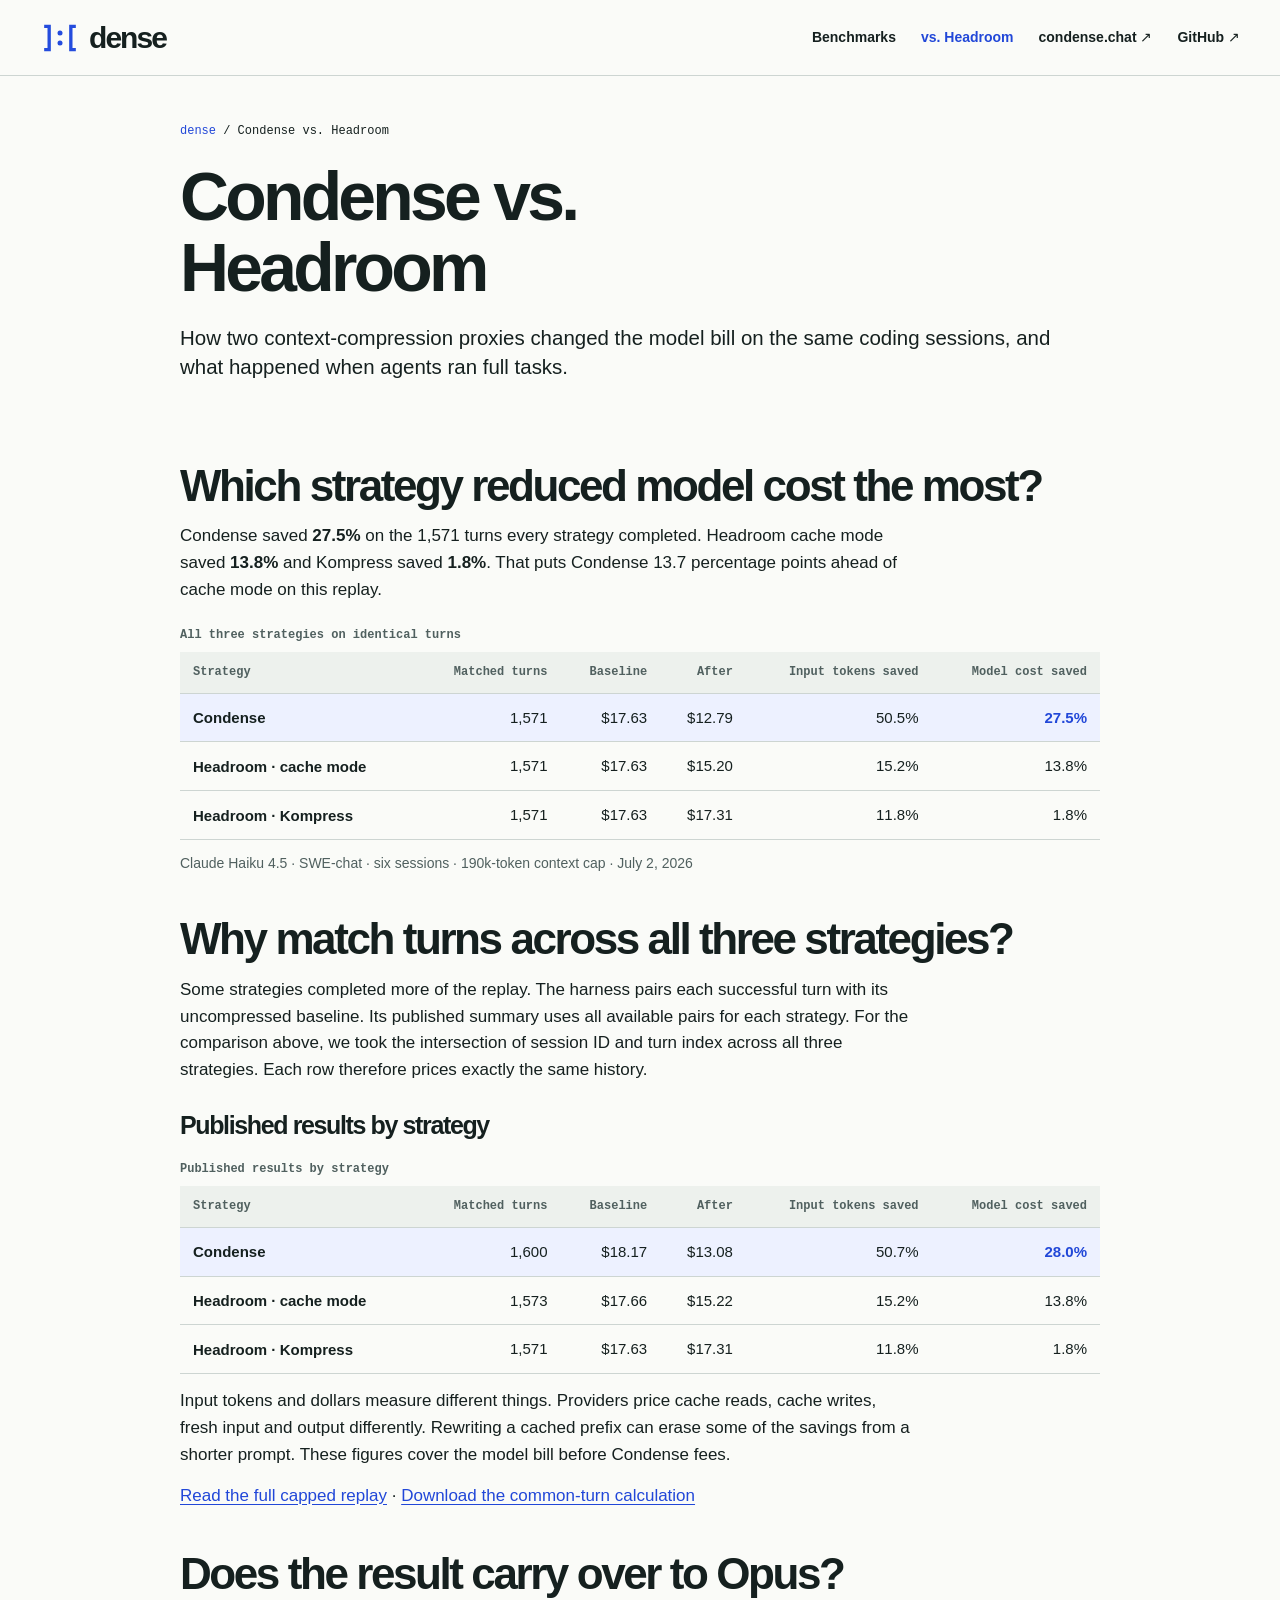
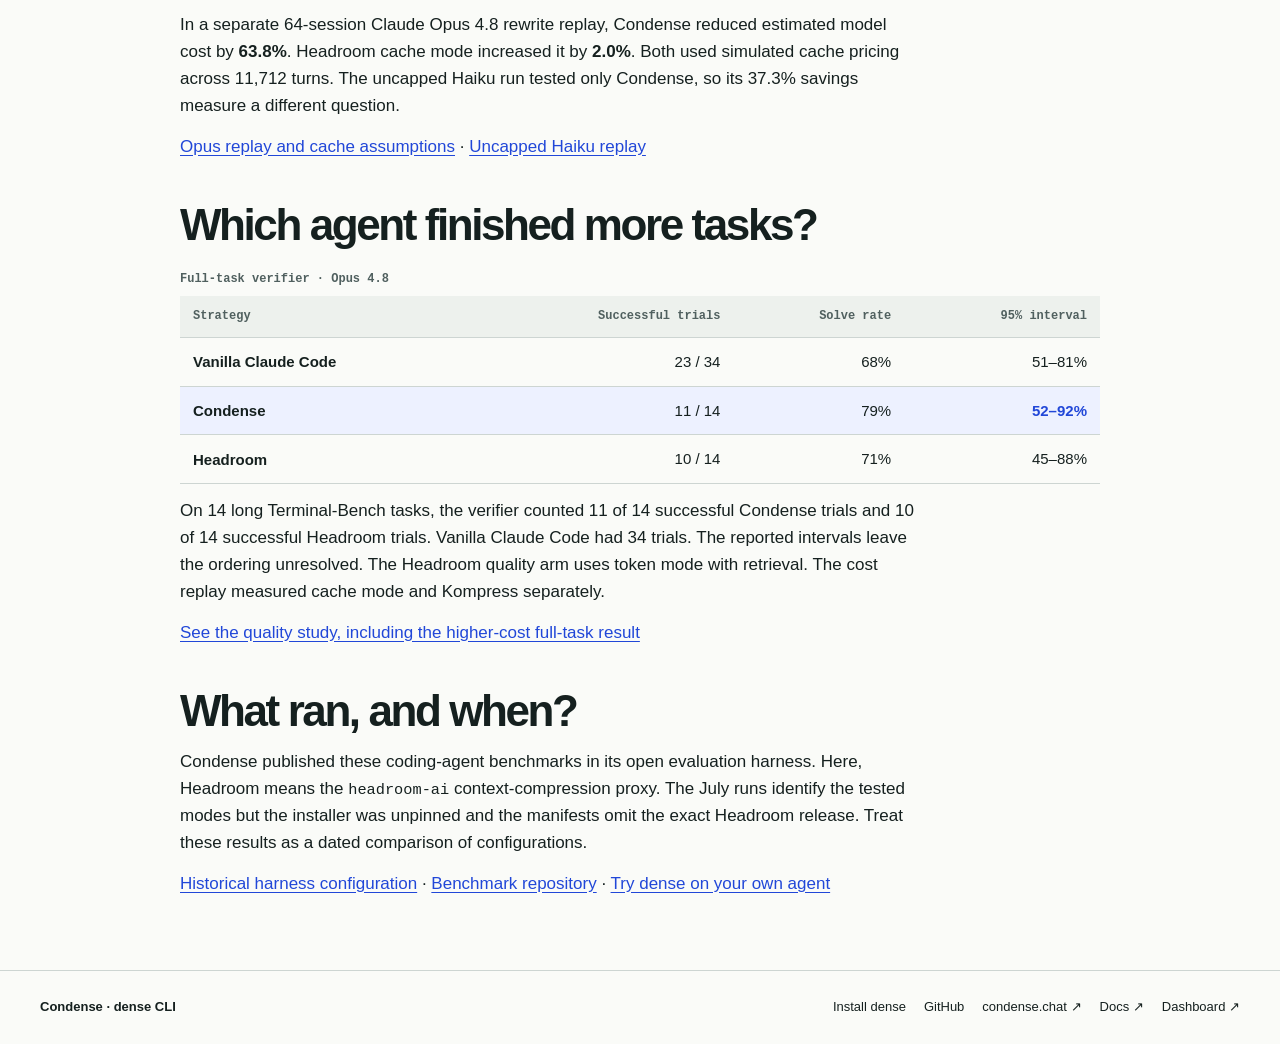
<file: docs/compare/headroom/index.html>
<!doctype html><html lang="en"><head>
<meta charset="utf-8"><meta name="viewport" content="width=device-width, initial-scale=1">
<title>Condense vs Headroom | Coding-agent cost and quality benchmarks</title><meta name="description" content="On identical Claude Haiku 4.5 turns, Condense saved 27.5% of model cost, Headroom cache mode 13.8% and Kompress 1.8%. Explore the cost and quality evidence.">
<link rel="canonical" href="https://condense-chat.github.io/dense/compare/headroom/"><meta property="og:type" content="website"><meta property="og:site_name" content="Condense">
<meta property="og:title" content="Condense vs Headroom | Coding-agent cost and quality benchmarks"><meta property="og:description" content="On identical Claude Haiku 4.5 turns, Condense saved 27.5% of model cost, Headroom cache mode 13.8% and Kompress 1.8%. Explore the cost and quality evidence."><meta property="og:url" content="https://condense-chat.github.io/dense/compare/headroom/"><meta property="og:image" content="https://condense-chat.github.io/dense/assets/social.png"><meta name="twitter:card" content="summary_large_image">
<link rel="icon" href="../../assets/mark.svg"><link rel="stylesheet" href="../../assets/style.css"><script defer src="../../assets/copy.js"></script>
<script type="application/ld+json">{"@context": "https://schema.org", "@graph": [{"@type": "WebPage", "@id": "https://condense-chat.github.io/dense/compare/headroom/", "name": "Condense vs Headroom | Coding-agent cost and quality benchmarks", "description": "On identical Claude Haiku 4.5 turns, Condense saved 27.5% of model cost, Headroom cache mode 13.8% and Kompress 1.8%. Explore the cost and quality evidence.", "publisher": {"@type": "Organization", "name": "Condense", "url": "https://condense.chat/"}}, {"@type": "BreadcrumbList", "itemListElement": [{"@type": "ListItem", "position": 1, "name": "dense", "item": "https://condense-chat.github.io/dense/"}, {"@type": "ListItem", "position": 2, "name": "Condense vs. Headroom", "item": "https://condense-chat.github.io/dense/compare/headroom/"}]}]}</script></head><body>
<a class="skip" href="#main">Skip to content</a><header class="top"><div class="wrap nav"><a class="brand" href="../../" aria-label="dense home"><img src="../../assets/mark.svg" alt="">dense</a><nav class="links" aria-label="Main navigation"><a href="../../benchmarks/">Benchmarks</a><a href="../../compare/headroom/" aria-current="page">vs. Headroom</a><a href="https://condense.chat/">condense.chat ↗</a><a class="github" href="https://github.com/condense-chat/dense">GitHub ↗</a></nav></div></header>
<main id="main"><article class="wrap story body-end"><header class="pagehead"><nav class="crumb" aria-label="Breadcrumb"><a href="../../">dense</a> / Condense vs. Headroom</nav><h1>Condense vs. Headroom</h1><p class="lede">How two context-compression proxies changed the model bill on the same coding sessions, and what happened when agents ran full tasks.</p></header>
<h2>Which strategy reduced model cost the most?</h2>
<p>Condense saved <strong>27.5%</strong> on the 1,571 turns every strategy completed. Headroom cache mode saved <strong>13.8%</strong> and Kompress saved <strong>1.8%</strong>. That puts Condense 13.7 percentage points ahead of cache mode on this replay.</p>
<div class="tablewrap" tabindex="0" role="region" aria-label="All three strategies on identical turns"><table><caption class="data-caption">All three strategies on identical turns</caption><thead><tr><th scope="col">Strategy</th><th scope="col">Matched turns</th><th scope="col">Baseline</th><th scope="col">After</th><th scope="col">Input tokens saved</th><th scope="col">Model cost saved</th></tr></thead><tbody><tr class="focus"><th scope="row">Condense</th><td>1,571</td><td>$17.63</td><td>$12.79</td><td>50.5%</td><td>27.5%</td></tr><tr><th scope="row">Headroom · cache mode</th><td>1,571</td><td>$17.63</td><td>$15.20</td><td>15.2%</td><td>13.8%</td></tr><tr><th scope="row">Headroom · Kompress</th><td>1,571</td><td>$17.63</td><td>$17.31</td><td>11.8%</td><td>1.8%</td></tr></tbody></table></div>
<div class="fine">Claude Haiku 4.5 · SWE-chat · six sessions · 190k-token context cap · July 2, 2026</div>
<h2>Why match turns across all three strategies?</h2>
<p>Some strategies completed more of the replay. The harness pairs each successful turn with its uncompressed baseline. Its published summary uses all available pairs for each strategy. For the comparison above, we took the intersection of session ID and turn index across all three strategies. Each row therefore prices exactly the same history.</p>
<h3>Published results by strategy</h3><div class="tablewrap" tabindex="0" role="region" aria-label="Published results by strategy"><table><caption class="data-caption">Published results by strategy</caption><thead><tr><th scope="col">Strategy</th><th scope="col">Matched turns</th><th scope="col">Baseline</th><th scope="col">After</th><th scope="col">Input tokens saved</th><th scope="col">Model cost saved</th></tr></thead><tbody><tr class="focus"><th scope="row">Condense</th><td>1,600</td><td>$18.17</td><td>$13.08</td><td>50.7%</td><td>28.0%</td></tr><tr><th scope="row">Headroom · cache mode</th><td>1,573</td><td>$17.66</td><td>$15.22</td><td>15.2%</td><td>13.8%</td></tr><tr><th scope="row">Headroom · Kompress</th><td>1,571</td><td>$17.63</td><td>$17.31</td><td>11.8%</td><td>1.8%</td></tr></tbody></table></div>
<p>Input tokens and dollars measure different things. Providers price cache reads, cache writes, fresh input and output differently. Rewriting a cached prefix can erase some of the savings from a shorter prompt. These figures cover the model bill before Condense fees.</p>
<p><a href="../../benchmarks/haiku-capped/">Read the full capped replay</a> · <a href="../../data/common-turns.py" download>Download the common-turn calculation</a></p>
<h2>Does the result carry over to Opus?</h2>
<p>In a separate 64-session Claude Opus 4.8 rewrite replay, Condense reduced estimated model cost by <strong>63.8%</strong>. Headroom cache mode increased it by <strong>2.0%</strong>. Both used simulated cache pricing across 11,712 turns. The uncapped Haiku run tested only Condense, so its 37.3% savings measure a different question.</p>
<p><a href="../../benchmarks/opus-rewrite/">Opus replay and cache assumptions</a> · <a href="../../benchmarks/haiku-long/">Uncapped Haiku replay</a></p>
<h2>Which agent finished more tasks?</h2><div class="tablewrap" tabindex="0" role="region" aria-label="Full-task verifier · Opus 4.8"><table><caption class="data-caption">Full-task verifier · Opus 4.8</caption><thead><tr><th scope="col">Strategy</th><th scope="col">Successful trials</th><th scope="col">Solve rate</th><th scope="col">95% interval</th></tr></thead><tbody><tr><th scope="row">Vanilla Claude Code</th><td>23 / 34</td><td>68%</td><td>51–81%</td></tr><tr class="focus"><th scope="row">Condense</th><td>11 / 14</td><td>79%</td><td>52–92%</td></tr><tr><th scope="row">Headroom</th><td>10 / 14</td><td>71%</td><td>45–88%</td></tr></tbody></table></div>
<p>On 14 long Terminal-Bench tasks, the verifier counted 11 of 14 successful Condense trials and 10 of 14 successful Headroom trials. Vanilla Claude Code had 34 trials. The reported intervals leave the ordering unresolved. The Headroom quality arm uses token mode with retrieval. The cost replay measured cache mode and Kompress separately.</p><p><a href="../../benchmarks/quality/">See the quality study, including the higher-cost full-task result</a></p>
<h2>What ran, and when?</h2>
<p>Condense published these coding-agent benchmarks in its open evaluation harness. Here, Headroom means the <code>headroom-ai</code> context-compression proxy. The July runs identify the tested modes but the installer was unpinned and the manifests omit the exact Headroom release. Treat these results as a dated comparison of configurations.</p>
<p><a href="https://github.com/condense-chat/minmax-bench/blob/2d3143f9f641ce93bfb72148126a59dc18789d2f/minmax_bench/config.py#L55">Historical harness configuration</a> · <a href="https://github.com/condense-chat/minmax-bench">Benchmark repository</a> · <a href="../../#install">Try dense on your own agent</a></p>
</article></main><footer class="footer"><div class="wrap foot"><strong>Condense · dense CLI</strong><nav aria-label="Footer"><a href="../../#install">Install dense</a><a href="https://github.com/condense-chat/dense">GitHub</a><a href="https://condense.chat/">condense.chat ↗</a><a href="https://condense.chat/docs/">Docs ↗</a><a href="https://helm.condense.chat/">Dashboard ↗</a></nav></div></footer></body></html>
</file>
<file: docs/assets/style.css>
:root{--ink:#15201f;--muted:#50605f;--line:#cdd5d2;--paper:#fafbf8;--blue:#2147d8;--mono:ui-monospace,SFMono-Regular,Consolas,monospace;--sans:Inter,"Helvetica Neue",Arial,sans-serif}*{box-sizing:border-box}html{scroll-padding-top:18px}body{margin:0;background:var(--paper);font:17px/1.58 var(--sans);color:var(--ink)}a{color:var(--blue);text-underline-offset:.2em}a:focus-visible,button:focus-visible,summary:focus-visible{outline:3px solid #e48216;outline-offset:4px}h1,h2,h3,p,figure{margin:0}h1,h2,h3{line-height:1.04;letter-spacing:-.055em}h1{font-size:clamp(48px,6vw,91px);font-weight:650}h2{font-size:clamp(31px,4vw,54px);font-weight:600}h3{font-size:25px}p+p{margin-top:14px}.wrap{width:min(1200px,calc(100% - 80px));margin:auto}.top{border-bottom:1px solid var(--line)}.nav,.brand,.actions,.links,.foot{display:flex;align-items:center}.nav{justify-content:space-between;min-height:75px;gap:22px}.brand{gap:9px;color:var(--ink);font-size:30px;line-height:1;font-weight:700;letter-spacing:-.065em;text-decoration:none}.brand img{width:40px;height:34px}.links{gap:25px;font-size:14px;font-weight:560}.links a,.foot a{color:var(--ink);text-decoration:none}.links a:hover,.foot a:hover{text-decoration:underline}.links [aria-current=page]{color:var(--blue)}.skip{position:absolute;left:-10000px}.skip:focus{left:10px;top:6px;background:white;padding:8px;z-index:10}.hero{display:grid;grid-template-columns:1fr 1fr;align-items:center;gap:clamp(30px,5vw,82px);padding:clamp(45px,6.6vw,90px) 0}.eyebrow,.meta,.file,.kicker,.readout dt{font:600 11px/1.5 var(--mono);letter-spacing:.095em;text-transform:uppercase}.eyebrow{margin-bottom:21px;color:var(--muted)}.hero h1 em{color:var(--blue);font-style:normal}.hero .lede,.lede{font-size:clamp(18px,1.6vw,23px);line-height:1.43;max-width:47em}.hero .lede{margin:23px 0;max-width:34em}.actions{gap:20px;flex-wrap:wrap}.btn{display:inline-flex;align-items:center;justify-content:center;gap:20px;background:var(--ink);color:white;text-decoration:none;padding:12px 19px;border-radius:5px;font-weight:600;font-size:15px}.btn:hover{background:var(--blue)}.textlink{font-size:15px;font-weight:600}.herofigure{position:relative;isolation:isolate;overflow:hidden;background:#2348d9;color:white;border-radius:9px;padding:clamp(23px,3vw,42px);box-shadow:0 3px 0 #132b87}.herofigure:after{content:"";position:absolute;z-index:-1;inset:0;background-image:radial-gradient(#ffffff35 1px,transparent 1.3px);background-size:13px 13px;mask-image:linear-gradient(120deg,transparent 20%,#000 95%)}.herofigure .file{font-size:11px;color:#edf1ff}.herofigure .large{display:block;font-size:clamp(64px,7.8vw,118px);font-weight:550;line-height:1.15;letter-spacing:-.08em;margin-top:13px}.herofigure .unit{font-size:17px;font-weight:500}.bars{margin-top:22px}.barrow{display:grid;grid-template-columns:76px 1fr 70px;gap:10px;align-items:center;margin:9px 0;font:13px var(--mono)}.barrow b{text-align:right}.track{background:#ffffff27;height:8px}.bar{display:block;height:100%;background:#fff}.bar.after{width:36.25%;background:#b5f0cb}.herofigure figcaption{border-top:1px solid #ffffff55;font:12px/1.5 var(--mono);padding-top:13px;margin-top:20px}.section{border-top:1px solid var(--line);padding:clamp(35px,4.5vw,65px) 0}.secthead{display:flex;justify-content:space-between;align-items:baseline;gap:20px;margin-bottom:22px}.section p,.story p{max-width:78ch}.section h2+p,.story h2+p,.story h3+p{margin-top:15px}.section .textlink,.story .textlink{display:inline-block;margin-top:12px}.micro,figcaption,.fine{font-size:14px;color:var(--muted)}.herofigure figcaption{color:#eef3ff}.tablewrap{max-width:100%;overflow-x:auto;margin:22px 0 12px}table{border-collapse:collapse;width:100%;font-size:15px;font-variant-numeric:tabular-nums}th,td{text-align:right;border-bottom:1px solid var(--line);padding:12px 13px}th{font:600 12px/1.4 var(--mono);color:var(--muted);background:#edf1ed}td:first-child,th:first-child{text-align:left}tbody th{font:600 15px var(--sans);color:var(--ink);background:transparent}.focus{background:#edf1ff}.focus td:last-child{color:var(--blue);font-weight:650}.tagrow{display:grid;grid-template-columns:1fr 1fr;gap:22px}.panel{padding:22px;border:1px solid var(--line);border-radius:7px}.panel h3{margin-bottom:10px}.panel p{font-size:16px}.readout{margin:0 0 24px;display:grid;grid-template-columns:repeat(3,1fr);gap:10px;border-bottom:1px solid var(--line);padding:20px 0}.readout dd{margin:4px 0 0;font-size:30px;letter-spacing:-.05em}.readout dt{color:var(--muted)}.rows{list-style:none;padding:0;margin:20px 0 0}.rows li{border-top:1px solid var(--line);padding:18px 0;display:grid;grid-template-columns:minmax(200px,1fr) 2fr;gap:18px}.rows a{font-weight:600}.rows p{font-size:16px}.rows small{color:var(--muted);font-size:14px}.pagehead{padding:48px 0 34px}.pagehead h1{font-size:clamp(40px,5.3vw,76px);max-width:19ch}.pagehead .lede{margin:20px 0 5px}.crumb{font:12px var(--mono);margin-bottom:24px}.story{max-width:920px}.story h2{font-size:clamp(29px,3.5vw,44px);margin-top:42px}.story h3{margin-top:28px}.story p,.story ul{margin-top:14px}.plot{margin:20px 0 12px}.plot img{width:100%;max-width:780px;display:block}.plot figcaption{margin-top:8px}.install{background:#e9ede7}.install .wrap{padding-block:44px}.install h2{margin-bottom:14px}code,pre{font-family:var(--mono)}code{font-size:.9em}pre{padding:15px 18px;background:#132522;color:#eef7ee;border-radius:5px;overflow-x:auto;line-height:1.55;font-size:14px;margin:8px 0 12px}.cmd{position:relative}.cmd pre{padding-right:75px}.copy{position:absolute;top:8px;right:8px;color:#ecf6f0;border:1px solid #65766f;border-radius:3px;background:#243b35;cursor:pointer;padding:5px 8px;font:12px var(--mono)}details{margin-top:14px}summary{cursor:pointer;font-weight:600}.install .launch{margin-top:15px}.foot{justify-content:space-between;gap:15px;flex-wrap:wrap;padding:26px 0;font-size:13px}.foot nav{display:flex;gap:18px}.footer{margin-top:38px;border-top:1px solid var(--line)}.install+.footer{margin-top:0}.fine{margin-block:12px}.body-end{padding-bottom:35px}.kicker{color:var(--blue)}@media(max-width:800px){.wrap{width:calc(100% - 36px)}.hero{gap:25px}.nav{gap:10px}.links{gap:14px}.herofigure{padding:22px}.barrow{grid-template-columns:66px 1fr 57px;font-size:11px}.rows li{grid-template-columns:1fr 1.6fr}}@media(max-width:660px){.nav{min-height:62px}.links{gap:12px;font-size:12px}.links .github{display:none}.brand{font-size:25px}.brand img{width:30px}.hero{grid-template-columns:1fr;padding:36px 0;gap:28px}.hero h1{font-size:clamp(46px,10vw,68px)}.eyebrow{margin-bottom:12px}.hero .lede{margin:16px 0}.herofigure .large{font-size:67px}.tagrow,.rows li{grid-template-columns:1fr}.rows li{gap:5px}.secthead{display:block}.readout dd{font-size:24px}.panel{padding:15px}th,td{padding:9px 8px;font-size:13px}.wrap{width:calc(100% - 30px)}.foot nav{flex-wrap:wrap}.herofigure .bars{margin-top:13px}}
.herofigure figcaption a{color:white}.install h3{margin-top:22px;font-size:19px}.story .crumb a,.pagehead .crumb a{text-decoration:none}.study-group{margin:25px 0 0}.study-group h3{font-size:22px}.story .kicker{margin-top:0}.plot img{background:white;border:1px solid var(--line);border-radius:6px}.data-caption{font:600 12px/1.5 var(--mono);text-align:left;color:var(--muted);padding-bottom:8px}summary:focus-visible{outline-offset:1px}.herofigure .large{font-variant-numeric:tabular-nums}
</file>
